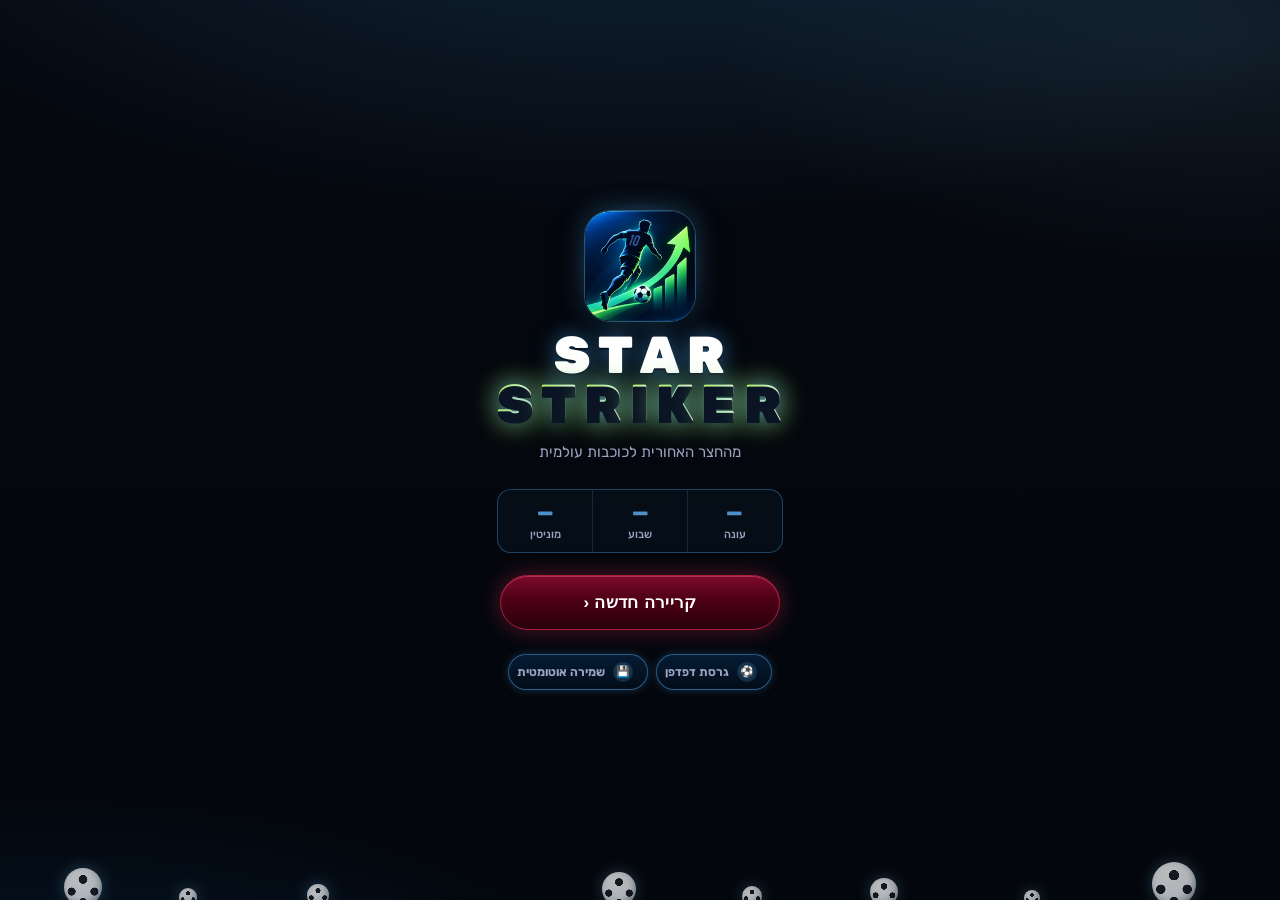
<file: index.html>
<!DOCTYPE html>
<html lang="he" dir="rtl">
<head>
<meta charset="UTF-8">
<meta name="viewport" content="width=device-width, initial-scale=1.0, maximum-scale=1.0, user-scalable=no, viewport-fit=cover">
<title>Star Striker — קריירת כדורגל</title>

<link rel="manifest" href="manifest.json">
<meta name="theme-color" content="#0b0f1a">
<link rel="icon" href="icons/icon-192.png">
<link rel="apple-touch-icon" href="icons/icon-180.png">
<meta name="mobile-web-app-capable" content="yes">
<meta name="apple-mobile-web-app-capable" content="yes">
<meta name="apple-mobile-web-app-status-bar-style" content="black-translucent">
<meta name="apple-mobile-web-app-title" content="Star Striker">

<link rel="preconnect" href="https://fonts.googleapis.com">
<link rel="preconnect" href="https://fonts.gstatic.com" crossorigin>
<link href="https://fonts.googleapis.com/css2?family=Oswald:wght@500;700&family=Rubik:wght@500;600;700;900&display=swap" rel="stylesheet">

<link rel="stylesheet" href="style.css">
</head>
<body>

<div id="app">

  <!-- ===== מסך פתיחה (proux) ===== -->
  <section id="screen-menu" class="screen active">
    <!-- ambient bouncing balls behind the content -->
    <div class="menu-balls" aria-hidden="true">
      <!-- the high bounces stay out at the edges; balls under the wordmark and
           buttons stay low so nothing bounces through the text -->
      <span class="mball" style="left:5%;  --size:38px; --h:56vh; --dur:3.1s; --delay:0s;   --drift:26px;  --spin:5.5s"></span>
      <span class="mball" style="left:24%; --size:22px; --h:26vh; --dur:2.3s; --delay:.7s;  --drift:-18px; --spin:4s"></span>
      <span class="mball" style="left:47%; --size:34px; --h:17vh; --dur:2.9s; --delay:1.4s; --drift:34px;  --spin:7s"></span>
      <span class="mball" style="left:68%; --size:28px; --h:23vh; --dur:2.7s; --delay:.3s;  --drift:-24px; --spin:4.6s"></span>
      <span class="mball" style="left:90%; --size:44px; --h:60vh; --dur:3.4s; --delay:2s;   --drift:20px;  --spin:6.2s"></span>
      <span class="mball" style="left:14%; --size:18px; --h:38vh; --dur:2.1s; --delay:1.8s; --drift:-14px; --spin:3.4s"></span>
      <span class="mball" style="left:58%; --size:20px; --h:14vh; --dur:2.5s; --delay:2.6s; --drift:16px;  --spin:3.8s"></span>
      <span class="mball" style="left:80%; --size:16px; --h:34vh; --dur:1.9s; --delay:1.1s; --drift:-12px; --spin:3.1s"></span>
    </div>
    <div class="menu-content">
      <div class="menu-badge">
        <div class="menu-badge-glow"></div>
        <img class="menu-logo" src="icons/icon-192.png" width="192" height="192"
             alt="Star Striker" decoding="async">
      </div>
      <h1 class="game-title">
        <span class="title-row">
          <span>S</span><span>T</span><span>A</span><span>R</span>
        </span>
        <span class="title-row accent">
          <span>S</span><span>T</span><span>R</span><span>I</span><span>K</span><span>E</span><span>R</span>
        </span>
      </h1>
      <p class="game-subtitle">מהחצר האחורית לכוכבות עולמית</p>

      <div id="menu-club-badge" class="menu-club-badge" hidden></div>
      <div id="menu-club-name" class="menu-club-name" hidden></div>

      <div class="px-stats menu-stats" id="menu-stats">
        <div class="px-stat"><div class="px-stat__num" id="menu-stat-season">—</div><div class="px-stat__label">עונה</div></div>
        <div class="px-stat"><div class="px-stat__num" id="menu-stat-week">—</div><div class="px-stat__label">שבוע</div></div>
        <div class="px-stat"><div class="px-stat__num" id="menu-stat-rep">—</div><div class="px-stat__label">מוניטין</div></div>
      </div>

      <div class="menu-buttons">
        <button id="btn-new-game" class="btn btn-primary btn-lg">קריירה חדשה <span aria-hidden="true">‹</span></button>
        <button id="btn-continue" class="btn btn-secondary btn-lg" style="display:none;"><span aria-hidden="true">»</span> המשך קריירה <span aria-hidden="true">«</span></button>
      </div>

      <div class="px-chips menu-chips">
        <span class="px-chip"><span class="px-chip__icon">⚽</span>גרסת דפדפן</span>
        <span class="px-chip"><span class="px-chip__icon">💾</span>שמירה אוטומטית</span>
      </div>
    </div>
  </section>

  <!-- ===== יצירת שחקן ===== -->
  <section id="screen-create" class="screen">
    <div class="panel create-panel">
      <h2>בניית השחקן שלך</h2>

      <label class="field-label">שם השחקן</label>
      <input id="input-name" type="text" maxlength="16" placeholder="לדוגמה: דני כהן" class="text-input">

      <label class="field-label">עמדה</label>
      <div id="position-picker" class="chip-row">
        <button class="chip" data-pos="FWD">חלוץ</button>
        <button class="chip" data-pos="MID">קשר</button>
        <button class="chip" data-pos="DEF">מגן</button>
        <button class="chip" data-pos="GK">שוער</button>
      </div>

      <label class="field-label">מראה</label>
      <div id="create-look"></div>

      <label class="field-label">ליגה</label>
      <div id="league-picker" class="chip-row league-picker"></div>

      <label class="field-label">מועדון ראשון</label>
      <div id="club-picker" class="club-grid"></div>

      <button id="btn-start-career" class="btn btn-primary btn-lg" disabled>התחל קריירה</button>
    </div>
  </section>

  <!-- ===== דשבורד קריירה ===== -->
  <section id="screen-dashboard" class="screen">
    <header class="topbar">
      <div class="topbar-player">
        <div id="hud-crest" class="hud-crest" title="המועדון שלך"></div>
        <div id="hud-avatar" class="avatar" data-goto="screen-look" role="button" tabindex="0" title="ערוך מראה" aria-label="ערוך מראה"></div>
        <div>
          <div id="hud-name" class="hud-name">—</div>
          <div id="hud-club" class="hud-club">—</div>
        </div>
        <button id="btn-hub" class="topbar-icon-btn" title="תפריט" aria-label="תפריט">
          <svg viewBox="0 0 24 24" fill="none" stroke="currentColor" stroke-width="2"><path d="M4 7h16M4 12h16M4 17h16"/></svg>
        </button>
      </div>
      <div class="topbar-stats">
        <div class="hud-pill"><svg viewBox="0 0 24 24" fill="none" stroke="currentColor" stroke-width="2"><path d="M8 2v4M16 2v4M3 9h18M5 5h14a2 2 0 0 1 2 2v12a2 2 0 0 1-2 2H5a2 2 0 0 1-2-2V7a2 2 0 0 1 2-2z"/></svg><span id="hud-age">18</span></div>
        <div class="hud-pill"><svg viewBox="0 0 24 24" fill="currentColor"><path d="M12 2l2.9 6.9 7.1.6-5.4 4.6 1.7 7-6.3-4-6.3 4 1.7-7L2 9.5l7.1-.6z"/></svg><span id="hud-rep">0</span></div>
        <button class="hud-pill hud-pill-btn" data-goto="screen-shop" title="כסף — לקנייה של נעליים, משקאות ולייף סטייל. לחץ כדי לפתוח את החנות">
          <svg viewBox="0 0 24 24" fill="none" stroke="currentColor" stroke-width="2"><circle cx="12" cy="12" r="9"/><path d="M9.5 15.5c.5 1 1.5 1.5 2.5 1.5s2-.5 2.5-1.5M9 9.5c0-1 1-2 3-2s3 1 3 2-1.2 1.6-2 2.2"/></svg><span id="hud-money">0</span>₪
        </button>
        <button class="hud-pill sb-pill hud-pill-btn" data-goto="screen-skills" title="סטארבקס — מטבע שמרוויחים מציונים במשחק ומשדרגים איתו יכולות. לחץ כדי לפתוח את מסך הכישורים">
          <svg viewBox="0 0 24 24" fill="currentColor"><path d="M12 2l2.9 6.9 7.1.6-5.4 4.6 1.7 7-6.3-4-6.3 4 1.7-7L2 9.5l7.1-.6z"/></svg><span id="hud-starbucks">0</span>
        </button>
        <div class="hud-pill energy-pill"><svg viewBox="0 0 24 24" fill="currentColor"><path d="M13 2 4 14h6l-1 8 9-12h-6z"/></svg><span id="hud-energy-text">100</span>%</div>
      </div>
    </header>

    <main class="dash-grid">
      <div class="card card-week">
        <!-- your club's badge, large and faint, behind the week you are playing -->
        <div id="week-crest-watermark" class="crest-watermark" aria-hidden="true"></div>
        <h3>שבוע <span id="hud-week">1</span> — עונה <span id="hud-season">1</span></h3>
        <p id="next-fixture" class="next-fixture">טוען משחק הבא...</p>
        <div class="workrate-row">
          <span class="workrate-label">קצב עבודה:</span>
          <div id="workrate-picker" class="workrate-picker"></div>
        </div>
        <div class="action-row">
          <button id="btn-train" class="btn btn-secondary btn-action icon-action">
            <svg viewBox="0 0 24 24" fill="none" stroke="currentColor" stroke-width="2"><path d="M6.5 6.5 3 3M17.5 17.5 21 21M6.5 17.5 3 21M17.5 6.5 21 3M9 9l6 6M14 4l6 6-4 4-6-6z"/></svg>
            אימון
          </button>
          <button id="btn-rest" class="btn btn-secondary btn-action icon-action">
            <svg viewBox="0 0 24 24" fill="none" stroke="currentColor" stroke-width="2"><path d="M3 12h2v6h14v-6h2M5 12V8a2 2 0 0 1 2-2h3v4M5 12h16"/></svg>
            מנוחה
          </button>
          <button id="btn-play-match" class="btn btn-primary btn-action icon-action play-action">
            <svg viewBox="0 0 24 24" fill="currentColor"><circle cx="12" cy="12" r="9" fill="none" stroke="#04231a" stroke-width="2"/><path d="M10 8l6 4-6 4z"/></svg>
            שחק משחק
          </button>
        </div>
      </div>

      <div class="card card-stats">
        <h3>דירוג כוכב <span id="star-rating-value" class="star-rating-value"></span></h3>
        <div id="star-rating-row" class="star-rating-row"></div>
        <div id="stats-bars" class="stats-bars"></div>
      </div>

      <div class="dash-tabs">
        <button class="dash-tab active" data-tab="table">טבלה</button>
        <button class="dash-tab" data-tab="news">עדכונים</button>
      </div>

      <div class="card card-table panel-active" data-panel="table">
        <h3 id="league-table-title">טבלת הליגה</h3>
        <div id="league-table" class="league-table"></div>
      </div>

      <div class="card card-news" data-panel="news">
        <h3>עדכונים</h3>
        <div id="news-feed" class="news-feed"></div>
      </div>
    </main>

    <!-- always-visible shortcuts: the shop used to be buried behind the
         hamburger, so nobody found where the money was spent -->
    <nav class="dash-nav">
      <button class="dash-nav-btn" data-goto="screen-shop">
        <span class="dash-nav-icon">👟</span><span class="dash-nav-label">חנות</span>
      </button>
      <button class="dash-nav-btn" data-goto="screen-skills">
        <span class="dash-nav-icon">💫</span><span class="dash-nav-label">כישורים</span>
      </button>
      <button class="dash-nav-btn" data-goto="screen-lifestyle">
        <span class="dash-nav-icon">🏠</span><span class="dash-nav-label">לייף סטייל</span>
      </button>
      <button class="dash-nav-btn" data-goto="screen-sponsors">
        <span class="dash-nav-icon">💼</span><span class="dash-nav-label">חסויות</span>
      </button>
      <button class="dash-nav-btn" data-goto="screen-hub">
        <span class="dash-nav-icon">☰</span><span class="dash-nav-label">עוד</span>
      </button>
    </nav>
  </section>


  <!-- ===== תפריט ראשי (hub) ===== -->
  <section id="screen-hub" class="screen">
    <header class="sub-header">
      <button class="topbar-icon-btn back-btn" data-back title="חזרה" aria-label="חזרה">
        <svg viewBox="0 0 24 24" fill="none" stroke="currentColor" stroke-width="2"><path d="M15 18l-6-6 6-6"/></svg>
      </button>
      <h2>הקריירה שלי</h2>
      <div class="sub-wallet"><span id="hub-money">0</span>₪ • <span id="hub-sb">0</span>💫</div>
    </header>
    <div class="hub-grid">
      <button class="hub-tile" data-goto="screen-skills">
        <span class="hub-icon">💫</span><span class="hub-name">כישורים</span>
        <span class="hub-sub">שדרג יכולות עם סטארבקס</span>
      </button>
      <button class="hub-tile" data-goto="screen-look">
        <span class="hub-icon">🎨</span><span class="hub-name">מראה</span>
        <span class="hub-sub">שיער, עור, נעליים ואביזרים</span>
      </button>
      <button class="hub-tile" data-goto="screen-shop">
        <span class="hub-icon">👟</span><span class="hub-name">חנות</span>
        <span class="hub-sub">נעליים ומשקאות אנרגיה</span>
      </button>
      <button class="hub-tile" data-goto="screen-sponsors">
        <span class="hub-icon">💼</span><span class="hub-name">חסויות</span>
        <span class="hub-sub">חוזי חסות והכנסה שבועית</span>
      </button>
      <button class="hub-tile" data-goto="screen-lifestyle">
        <span class="hub-icon">🏠</span><span class="hub-name">לייף סטייל</span>
        <span class="hub-sub">רכב, בית, מטוס ועוד</span>
      </button>
      <button class="hub-tile" data-goto="screen-casino">
        <span class="hub-icon">🎰</span><span class="hub-name">קזינו</span>
        <span class="hub-sub">סלוטס, רולטה, בלאקג'ק</span>
      </button>
      <button class="hub-tile" data-goto="screen-career-stats">
        <span class="hub-icon">📊</span><span class="hub-name">סטטיסטיקות</span>
        <span class="hub-sub">שערים, ציונים, קשרים</span>
      </button>
    </div>
  </section>

  <!-- ===== כישורים ===== -->
  <section id="screen-skills" class="screen">
    <header class="sub-header">
      <button class="topbar-icon-btn back-btn" data-back title="חזרה" aria-label="חזרה">
        <svg viewBox="0 0 24 24" fill="none" stroke="currentColor" stroke-width="2"><path d="M15 18l-6-6 6-6"/></svg>
      </button>
      <h2>כישורים</h2>
      <div class="sub-wallet"><span id="skills-sb">0</span>💫</div>
    </header>
    <p class="sub-note">סטארבקס מרוויחים מציונים טובים במשחקים. ככל שיכולת גבוהה יותר, השדרוג הבא יקר יותר.</p>
    <div id="skills-list" class="skills-list"></div>
  </section>

  <!-- ===== מראה ===== -->
  <section id="screen-look" class="screen">
    <header class="sub-header">
      <button class="topbar-icon-btn back-btn" data-back title="חזרה" aria-label="חזרה">
        <svg viewBox="0 0 24 24" fill="none" stroke="currentColor" stroke-width="2"><path d="M15 18l-6-6 6-6"/></svg>
      </button>
      <h2>מראה</h2>
      <div class="sub-wallet"><span id="look-money">0</span>₪</div>
    </header>
    <div class="look-body">
      <div id="look-editor"></div>
      <div class="field-label">האביזרים שלי</div>
      <div id="look-accessories" class="look-accessories"></div>
      <button id="btn-look-shop" class="btn btn-secondary btn-lg">🛒 לחנות האביזרים</button>
    </div>
  </section>

  <!-- ===== חנות ===== -->
  <section id="screen-shop" class="screen">
    <header class="sub-header">
      <button class="topbar-icon-btn back-btn" data-back title="חזרה" aria-label="חזרה">
        <svg viewBox="0 0 24 24" fill="none" stroke="currentColor" stroke-width="2"><path d="M15 18l-6-6 6-6"/></svg>
      </button>
      <h2>חנות</h2>
      <div class="sub-wallet"><span id="shop-money">0</span>₪</div>
    </header>
    <div class="sub-tabs">
      <button class="sub-tab active" data-shoptab="boots">👟 נעליים</button>
      <button class="sub-tab" data-shoptab="nrg">⚡ אנרגיה</button>
      <button class="sub-tab" data-shoptab="acc">🎨 אביזרים</button>
    </div>
    <div id="shop-body" class="shop-body"></div>
  </section>

  <!-- ===== חסויות ===== -->
  <section id="screen-sponsors" class="screen">
    <header class="sub-header">
      <button class="topbar-icon-btn back-btn" data-back title="חזרה" aria-label="חזרה">
        <svg viewBox="0 0 24 24" fill="none" stroke="currentColor" stroke-width="2"><path d="M15 18l-6-6 6-6"/></svg>
      </button>
      <h2>חסויות</h2>
      <div class="sub-wallet">+<span id="sponsor-income">0</span>₪/שבוע</div>
    </header>
    <p class="sub-note">חוזי חסות נפתחים לפי המוניטין שלך ומשלמים כל שבוע, לנצח.</p>
    <div id="sponsors-list" class="sponsors-list"></div>
  </section>

  <!-- ===== קזינו ===== -->
  <section id="screen-casino" class="screen">
    <header class="sub-header">
      <button class="topbar-icon-btn back-btn" data-back title="חזרה" aria-label="חזרה">
        <svg viewBox="0 0 24 24" fill="none" stroke="currentColor" stroke-width="2"><path d="M15 18l-6-6 6-6"/></svg>
      </button>
      <h2>קזינו</h2>
      <div class="sub-wallet"><span id="casino-money">0</span>₪</div>
    </header>
    <div class="sub-tabs">
      <button class="sub-tab active" data-casinotab="slots">🎰 סלוטס</button>
      <button class="sub-tab" data-casinotab="roulette">🔴 רולטה</button>
      <button class="sub-tab" data-casinotab="blackjack">🃏 בלאקג'ק</button>
    </div>
    <div class="stake-row">
      <span class="workrate-label">הימור:</span>
      <div id="stake-picker" class="workrate-picker"></div>
    </div>
    <div id="casino-body" class="casino-body"></div>
    <div id="casino-result" class="casino-result"></div>
  </section>

  <!-- ===== סטטיסטיקות קריירה ===== -->
  <section id="screen-career-stats" class="screen">
    <header class="sub-header">
      <button class="topbar-icon-btn back-btn" data-back title="חזרה" aria-label="חזרה">
        <svg viewBox="0 0 24 24" fill="none" stroke="currentColor" stroke-width="2"><path d="M15 18l-6-6 6-6"/></svg>
      </button>
      <h2>סטטיסטיקות קריירה</h2>
    </header>
    <div id="career-stats-body" class="career-stats-body"></div>
  </section>

  <!-- ===== לייף סטייל ===== -->
  <section id="screen-lifestyle" class="screen">
    <header class="lifestyle-header">
      <button id="btn-lifestyle-back" class="topbar-icon-btn" title="חזרה" aria-label="חזרה">
        <svg viewBox="0 0 24 24" fill="none" stroke="currentColor" stroke-width="2"><path d="M15 18l-6-6 6-6"/></svg>
      </button>
      <h2>לייף סטייל</h2>
      <div class="lifestyle-money">
        <svg viewBox="0 0 24 24" fill="none" stroke="currentColor" stroke-width="2"><circle cx="12" cy="12" r="9"/><path d="M9.5 15.5c.5 1 1.5 1.5 2.5 1.5s2-.5 2.5-1.5M9 9.5c0-1 1-2 3-2s3 1 3 2-1.2 1.6-2 2.2"/></svg>
        <span id="lifestyle-money">0</span>₪
      </div>
    </header>
    <div id="lifestyle-upkeep-banner" class="lifestyle-upkeep-banner"></div>
    <div id="lifestyle-categories" class="lifestyle-categories"></div>
  </section>

  <!-- ===== מסך אימון ===== -->
  <section id="screen-training" class="screen">
    <div class="panel training-panel">
      <h2 id="training-title">אימון</h2>
      <div id="training-stat-picker" class="chip-row" style="justify-content:center; margin-bottom:16px;"></div>
      <p id="training-desc" class="training-desc">לחץ בדיוק כשהמחוג נמצא באזור הירוק!</p>
      <div class="timing-wrap">
        <div id="timing-track" class="timing-track">
          <div id="timing-zone" class="timing-zone"></div>
          <div id="timing-marker" class="timing-marker"></div>
        </div>
      </div>
      <button id="btn-timing-hit" class="btn btn-primary btn-lg">בצע!</button>
      <div id="training-result" class="training-result"></div>
    </div>
  </section>

  <!-- ===== מסך משחק ===== -->
  <section id="screen-match" class="screen">
    <div class="match-header">
      <div class="score-box">
        <span class="score-side"><span id="match-home-crest" class="match-crest"></span><span id="match-home-name">בית</span></span>
        <span id="match-score">0 - 0</span>
        <span class="score-side"><span id="match-away-name">חוץ</span><span id="match-away-crest" class="match-crest"></span></span>
      </div>
      <div class="match-clock"><span id="match-minute">0</span>'</div>
    </div>
    <div id="match-log" class="match-log"></div>
    <div id="goal-toast" class="goal-toast hidden">GOAL!</div>

    <!-- key moments cut to the situation on the pitch (js/situation.js) -->
    <div id="situation" class="situation hidden">
      <canvas id="situation-canvas"></canvas>
    </div>

    <div id="minigame-overlay" class="minigame-overlay on-pitch hidden">
      <div class="minigame-box">
        <h3 id="minigame-title">רגע מכריע!</h3>

        <div id="timing-mode" class="hidden">
          <div class="timing-wrap">
            <div id="match-timing-track" class="timing-track">
              <div id="match-timing-zone" class="timing-zone"></div>
              <div id="match-timing-marker" class="timing-marker"></div>
            </div>
          </div>
          <button id="btn-match-timing-hit" class="btn btn-primary btn-lg">עכשיו!</button>
        </div>

        <div id="aim-mode" class="hidden">
          <canvas id="aim-canvas" width="320" height="220"></canvas>
          <p id="aim-hint" class="aim-hint">גע ברשת כדי לבחור כיוון</p>
        </div>

        <div id="corner-mode" class="hidden">
          <canvas id="corner-canvas" width="320" height="200"></canvas>
          <p id="corner-hint" class="aim-hint">גע במקום שאליו תרצה לשלוח את הכדור</p>
        </div>

        <div id="dribble-mode" class="hidden">
          <canvas id="dribble-canvas" width="320" height="260"></canvas>
          <p id="dribble-hint" class="aim-hint">החלק אצבע שמאלה או ימינה כדי לעבור את המגן</p>
        </div>
      </div>
    </div>

    <div id="match-end-overlay" class="minigame-overlay hidden">
      <div class="minigame-box">
        <h3>המשחק הסתיים</h3>
        <p id="match-end-summary"></p>
        <button id="btn-match-continue" class="btn btn-primary btn-lg">המשך</button>
      </div>
    </div>
  </section>

  <!-- ===== חלון העברות / חוזה ===== -->
  <section id="screen-transfer" class="screen">
    <div class="panel px-reveal-panel">
      <h2 id="transfer-title">חלון העברות</h2>
      <div class="transfer-current">
        <div id="transfer-current-crest" class="club-crest"></div>
        <div class="transfer-current-text">
          <div class="transfer-current-label">המועדון שלך כעת</div>
          <div id="transfer-current-name" class="transfer-current-name">—</div>
        </div>
      </div>
      <p id="transfer-desc" class="training-desc"></p>
      <div id="transfer-reveal" class="transfer-reveal">
        <p class="transfer-reveal-text">נמצאו מועמדים! פותחים את הקלפים</p>
        <button id="btn-reveal-offers" class="btn btn-primary btn-lg">מגרילים...</button>
      </div>
      <div id="transfer-offers" class="club-grid"></div>
      <button id="btn-skip-transfer" class="btn btn-secondary btn-lg hidden">הישאר במועדון הנוכחי</button>
    </div>
  </section>

  <!-- ===== התמקחות על חוזה ===== -->
  <section id="screen-negotiate" class="screen">
    <div class="panel negotiate-panel">
      <!-- the move shown as a move: the badge you are leaving, the badge you
           would be joining, and an arrow pointing the way reading travels -->
      <div class="transfer-move">
        <div class="transfer-move-side">
          <div id="negotiate-crest" class="club-crest negotiate-crest">?</div>
          <div id="negotiate-crest-label" class="transfer-move-label">אליו</div>
        </div>
        <div class="transfer-move-arrow" aria-hidden="true">‹</div>
        <div class="transfer-move-side transfer-move-from">
          <div id="negotiate-from-crest" class="club-crest"></div>
          <div id="negotiate-from-label" class="transfer-move-label">המועדון שלך</div>
        </div>
      </div>
      <h2 id="negotiate-club-name">מועדון</h2>
      <p id="negotiate-club-rating" class="training-desc"></p>

      <div class="wage-offer-box">
        <div class="wage-offer-label">הצעת שכר שבועית</div>
        <div id="negotiate-wage" class="wage-offer-value">0₪</div>
      </div>

      <p id="negotiate-status" class="negotiate-status"></p>

      <div class="event-choices">
        <button id="btn-sign-contract" class="btn btn-primary btn-lg">✍️ לחתום על החוזה</button>
        <button id="btn-negotiate-wage" class="btn btn-secondary btn-lg">💬 להתמקח על שכר גבוה יותר</button>
        <button id="btn-decline-offer" class="btn btn-secondary btn-lg">לדחות ולחזור להצעות</button>
      </div>
    </div>
  </section>

  <!-- ===== אירוע חיים / החלטה ===== -->
  <section id="screen-event" class="screen">
    <div class="panel event-panel">
      <div id="event-icon" class="event-icon">🎉</div>
      <h2 id="event-title">החלטה</h2>
      <p id="event-desc" class="training-desc"></p>
      <div class="event-choices">
        <button id="btn-event-a" class="btn btn-primary btn-lg event-choice-btn">
          <span id="event-a-label">אפשרות א׳</span>
          <span id="event-a-hint" class="event-hint"></span>
        </button>
        <button id="btn-event-b" class="btn btn-secondary btn-lg event-choice-btn">
          <span id="event-b-label">אפשרות ב׳</span>
          <span id="event-b-hint" class="event-hint"></span>
        </button>
      </div>
    </div>
  </section>

</div>

<script src="js/data.js"></script>
<script src="js/crest.js"></script>
<script src="js/engine.js"></script>
<script src="js/comic.js"></script>
<script src="js/pitch.js"></script>
<script src="js/situation.js"></script>
<script src="js/aim.js"></script>
<script src="js/dribble.js"></script>
<script src="js/corner.js"></script>
<script src="js/casino.js"></script>
<script src="js/career.js"></script>
<script src="js/match.js"></script>
<script src="js/look.js"></script>
<script src="js/ui.js"></script>
<script src="js/main.js"></script>
</body>
</html>
</file>
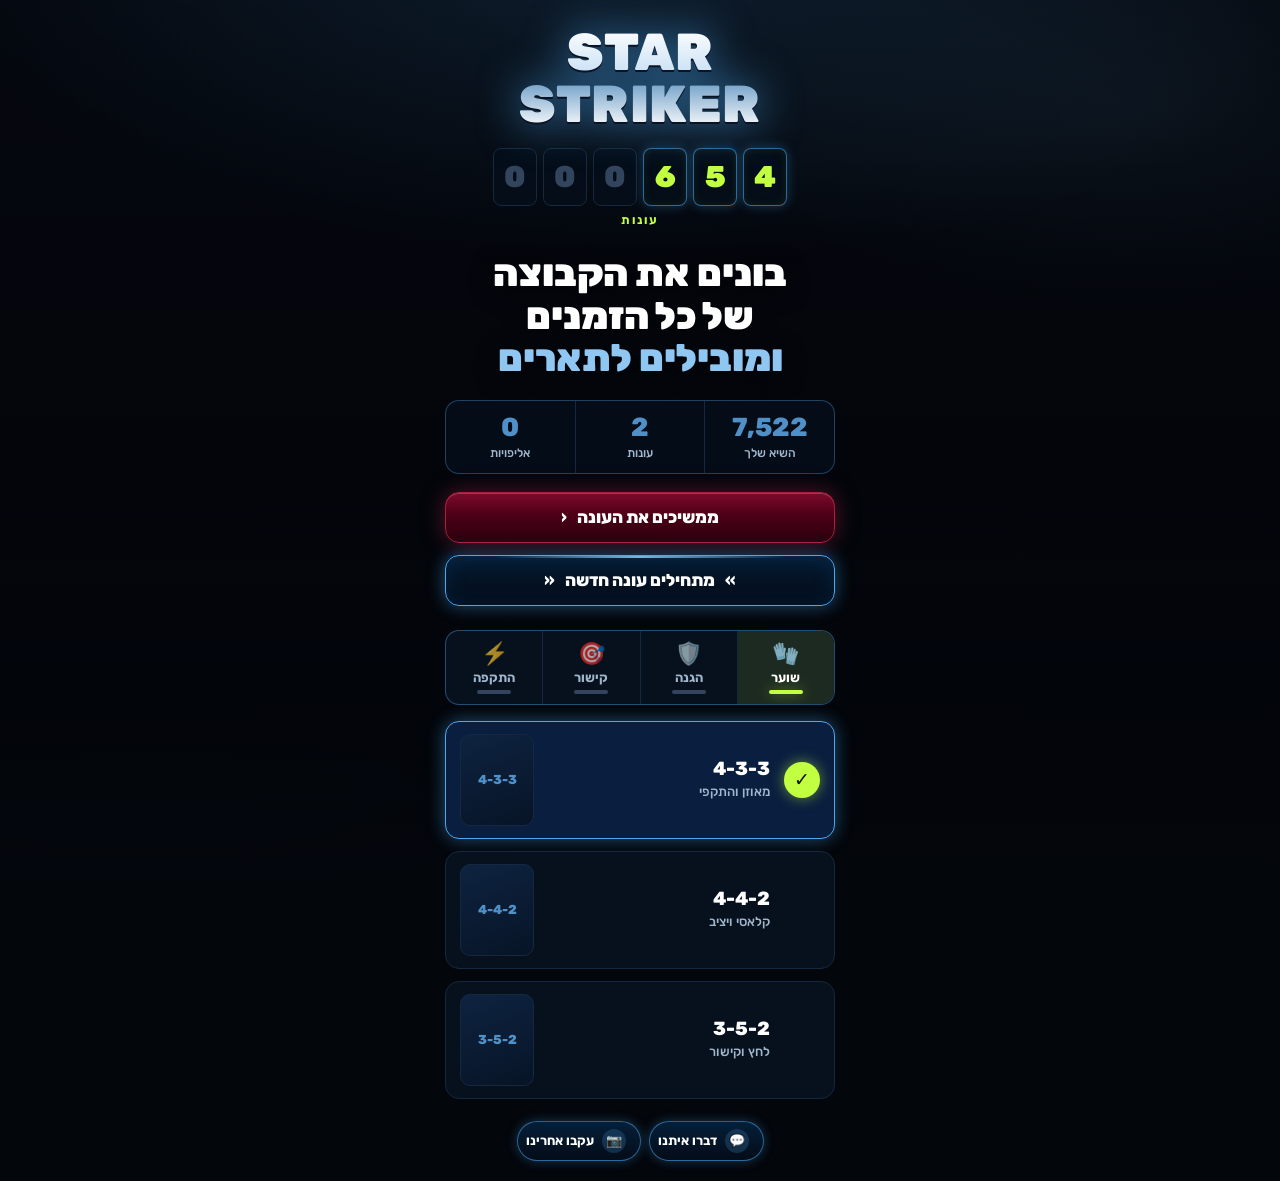
<file: .claude/skills/proux/assets/demo.html>
<!doctype html>
<html lang="he" dir="rtl">
<head>
<meta charset="utf-8">
<meta name="viewport" content="width=device-width,initial-scale=1">
<title>proux demo</title>
<link href="https://fonts.googleapis.com/css2?family=Rubik:wght@500;700;800;900&display=swap" rel="stylesheet">
<style>
:root{
  --px-bg:#03060b; --px-bg-2:#07111d; --px-panel:#0a1424; --px-panel-sel:#0a1e3f;
  --px-line:#16283f; --px-rim:#4aa8f0; --px-rim-hot:#7cc8f8; --px-blue:#0b4f90;
  --px-info:#5090c8; --px-lime:#c2ff40;
  --px-red-hi:#7d0a2b; --px-red-lo:#2a000d; --px-red-rim:#a8203f;
  --px-text:#fff; --px-text-dim:#9fb6cc;
  --px-r-sm:10px; --px-r:14px; --px-r-lg:20px; --px-r-pill:999px;
  --px-glow-blue:0 0 18px rgba(74,168,240,.45);
  --px-glow-red:0 0 22px rgba(168,32,63,.50);
  --px-glow-lime:0 0 14px rgba(194,255,64,.50);
}
*{box-sizing:border-box}
body{margin:0;background:var(--px-bg);color:var(--px-text);font-family:'Rubik',system-ui,sans-serif;-webkit-font-smoothing:antialiased}
.px-shell{position:relative;min-height:100dvh;isolation:isolate;padding:20px;max-width:430px;margin:0 auto}
.px-shell::before{content:"";position:fixed;inset:0;z-index:-2;
  background:
    radial-gradient(90% 55% at 50% -5%, rgba(74,168,240,.22), transparent 62%),
    radial-gradient(70% 45% at 12% 108%, rgba(11,79,144,.30), transparent 60%),
    radial-gradient(60% 40% at 88% 12%, rgba(124,200,248,.10), transparent 55%),
    linear-gradient(180deg,#05080f,#020409);}
.px-shell::after{content:"";position:fixed;inset:0;z-index:-1;
  background:linear-gradient(180deg, rgba(3,6,11,.35) 0%, rgba(3,6,11,.55) 60%, var(--px-bg) 100%);}
.px-bokeh{position:fixed;inset:0;z-index:-1;overflow:hidden;pointer-events:none}
.px-bokeh i{position:absolute;bottom:-80px;width:var(--s,26px);height:var(--s,26px);border-radius:50%;
  background:radial-gradient(circle at 35% 35%, rgba(124,200,248,.55), rgba(74,168,240,.14) 70%, transparent);
  animation:px-rise var(--d,14s) linear infinite;animation-delay:var(--delay,0s)}
@keyframes px-rise{0%{transform:translateY(0) scale(.9);opacity:0}12%{opacity:.7}88%{opacity:.5}100%{transform:translateY(-115dvh) scale(1.1);opacity:0}}

.px-wordmark{font:900 clamp(34px,9vw,52px)/1 'Rubik',sans-serif;letter-spacing:.5px;text-align:center;margin:6px 0 18px;
  background:linear-gradient(180deg,#fff 0%,#cfe4f7 42%,#7fa9cd 58%,#fff 100%);
  -webkit-background-clip:text;background-clip:text;color:transparent;
  filter:drop-shadow(0 2px 0 #0a1424) drop-shadow(0 0 22px rgba(74,168,240,.65))}

.px-digits{display:flex;gap:6px;justify-content:center;margin-bottom:8px;direction:ltr}
.px-digit{width:44px;height:58px;border-radius:8px;display:grid;place-items:center;background:rgba(5,14,26,.9);
  border:1px solid var(--px-line);font:900 30px/1 'Rubik',sans-serif;color:#33455c}
.px-digit--on{color:var(--px-lime);border-color:rgba(74,168,240,.6);
  box-shadow:0 0 12px rgba(74,168,240,.3), inset 0 0 10px rgba(194,255,64,.08)}
.px-caption{text-align:center;color:var(--px-lime);font:700 12px/1 'Rubik';margin-bottom:26px;letter-spacing:2px}

.px-display{font:900 clamp(28px,8vw,38px)/1.12 'Rubik',sans-serif;text-align:center;margin:0 0 20px;text-shadow:0 4px 22px rgba(0,0,0,.6)}
.px-display em{font-style:normal;color:#8fc6f2}

.px-stats{display:flex;border:1px solid rgba(74,168,240,.35);border-radius:var(--px-r);background:rgba(7,17,29,.7);overflow:hidden;margin-bottom:18px}
.px-stat{flex:1;padding:14px 8px;text-align:center;border-inline-end:1px solid var(--px-line)}
.px-stat:last-child{border-inline-end:0}
.px-stat__num{font:800 26px/1 'Rubik';color:var(--px-info)}
.px-stat__label{font:500 12px/1 'Rubik';color:var(--px-text-dim);margin-top:6px}

.px-btn{display:flex;align-items:center;justify-content:center;gap:10px;width:100%;padding:16px 20px;border-radius:var(--px-r);
  font:800 17px/1 'Rubik',sans-serif;color:var(--px-text);cursor:pointer;border:1px solid transparent;margin-bottom:12px;
  transition:transform .18s cubic-bezier(.2,.8,.3,1),box-shadow .18s cubic-bezier(.2,.8,.3,1),filter .18s}
.px-btn:active{transform:scale(.985)}
.px-btn--primary{background:linear-gradient(180deg,var(--px-red-hi) 0%,#4d0017 45%,var(--px-red-lo) 100%);
  border-color:var(--px-red-rim);box-shadow:var(--px-glow-red), inset 0 1px 0 rgba(255,120,150,.35)}
.px-btn--ghost{background:linear-gradient(180deg,rgba(11,79,144,.30),rgba(5,17,33,.55));border-color:var(--px-rim);
  box-shadow:var(--px-glow-blue), inset 0 0 20px rgba(11,79,144,.25);position:relative;overflow:hidden}
.px-btn--ghost::before{content:"";position:absolute;inset-inline:12%;top:0;height:2px;
  background:linear-gradient(90deg,transparent,var(--px-rim-hot),transparent);opacity:.9}

.px-tabs{display:flex;background:var(--px-bg-2);border:1px solid rgba(74,168,240,.4);border-radius:var(--px-r);overflow:hidden;margin:24px 0 16px}
.px-tab{flex:1;padding:12px 6px 10px;display:flex;flex-direction:column;align-items:center;gap:6px;background:none;border:0;cursor:pointer;
  color:var(--px-text-dim);font:700 13px/1 'Rubik';border-inline-end:1px solid var(--px-line)}
.px-tab:last-child{border-inline-end:0}
.px-tab span.ico{font-size:22px;opacity:.65}
.px-tab[aria-selected="true"]{background:#1d2a21;color:var(--px-text)}
.px-tab[aria-selected="true"] span.ico{opacity:1}
.px-tab__mark{width:34px;height:4px;border-radius:3px;background:#33455c}
.px-tab[aria-selected="true"] .px-tab__mark{background:var(--px-lime);box-shadow:var(--px-glow-lime)}

.px-row{display:flex;align-items:center;gap:14px;padding:12px 14px;margin-bottom:12px;background:var(--px-bg-2);
  border:1px solid var(--px-line);border-radius:var(--px-r);cursor:pointer;transition:border-color .2s,background .2s,box-shadow .2s}
.px-row[aria-selected="true"]{background:var(--px-panel-sel);border-color:var(--px-rim);box-shadow:var(--px-glow-blue)}
.px-row__thumb{order:3;width:74px;height:92px;border-radius:10px;flex-shrink:0;
  background:linear-gradient(160deg,#0e2340,#071426);border:1px solid var(--px-line);
  display:grid;place-items:center;font:800 13px/1 'Rubik';color:var(--px-info)}
.px-row__body{order:2;flex:1;min-width:0;text-align:start}
.px-row__title{font:800 19px/1.2 'Rubik'}
.px-row__sub{font:500 13px/1.4 'Rubik';color:var(--px-text-dim);margin-top:3px}
.px-row__check{order:1;width:36px;height:36px;border-radius:50%;flex-shrink:0;display:grid;place-items:center;
  background:var(--px-lime);color:#0d1400;font-size:19px;font-weight:900;box-shadow:var(--px-glow-lime);
  opacity:0;transform:scale(.6);transition:opacity .2s,transform .2s cubic-bezier(.2,1.7,.4,1)}
.px-row[aria-selected="true"] .px-row__check{opacity:1;transform:scale(1)}

.px-chips{display:flex;gap:8px;justify-content:center;flex-wrap:wrap;margin-top:22px}
.px-chip{display:inline-flex;align-items:center;gap:8px;padding:7px 14px 7px 8px;border-radius:var(--px-r-pill);
  background:linear-gradient(180deg,rgba(11,79,144,.35),rgba(5,17,33,.6));border:1px solid rgba(74,168,240,.55);
  box-shadow:0 0 12px rgba(74,168,240,.3);font:700 13px/1 'Rubik';color:var(--px-text);text-decoration:none}
.px-chip__icon{width:24px;height:24px;border-radius:50%;display:grid;place-items:center;background:rgba(74,168,240,.2)}
</style>
</head>
<body>
<div class="px-bokeh" aria-hidden="true">
  <i style="left:8%;--s:22px;--d:16s;--delay:0s"></i>
  <i style="left:22%;--s:38px;--d:21s;--delay:3s"></i>
  <i style="left:41%;--s:16px;--d:13s;--delay:6s"></i>
  <i style="left:63%;--s:30px;--d:18s;--delay:1.5s"></i>
  <i style="left:79%;--s:20px;--d:24s;--delay:8s"></i>
  <i style="left:92%;--s:34px;--d:19s;--delay:4.5s"></i>
</div>

<div class="px-shell">
  <div class="px-wordmark">STAR STRIKER</div>

  <div class="px-digits">
    <div class="px-digit">0</div><div class="px-digit">0</div><div class="px-digit">0</div>
    <div class="px-digit px-digit--on">6</div><div class="px-digit px-digit--on">5</div><div class="px-digit px-digit--on">4</div>
  </div>
  <div class="px-caption">עונות</div>

  <h1 class="px-display">בונים את הקבוצה<br>של כל הזמנים<br><em>ומובילים לתארים</em></h1>

  <div class="px-stats">
    <div class="px-stat"><div class="px-stat__num">7,522</div><div class="px-stat__label">השיא שלך</div></div>
    <div class="px-stat"><div class="px-stat__num">2</div><div class="px-stat__label">עונות</div></div>
    <div class="px-stat"><div class="px-stat__num">0</div><div class="px-stat__label">אליפויות</div></div>
  </div>

  <button class="px-btn px-btn--primary">ממשיכים את העונה <span aria-hidden="true">‹</span></button>
  <button class="px-btn px-btn--ghost"><span aria-hidden="true">»</span> מתחילים עונה חדשה <span aria-hidden="true">«</span></button>

  <div class="px-tabs">
    <button class="px-tab" aria-selected="true"><span class="ico">🧤</span>שוער<span class="px-tab__mark"></span></button>
    <button class="px-tab"><span class="ico">🛡️</span>הגנה<span class="px-tab__mark"></span></button>
    <button class="px-tab"><span class="ico">🎯</span>קישור<span class="px-tab__mark"></span></button>
    <button class="px-tab"><span class="ico">⚡</span>התקפה<span class="px-tab__mark"></span></button>
  </div>

  <div class="px-row" aria-selected="true">
    <div class="px-row__thumb">4-3-3</div>
    <div class="px-row__body"><div class="px-row__title">4-3-3</div><div class="px-row__sub">מאוזן והתקפי</div></div>
    <div class="px-row__check">✓</div>
  </div>
  <div class="px-row">
    <div class="px-row__thumb">4-4-2</div>
    <div class="px-row__body"><div class="px-row__title">4-4-2</div><div class="px-row__sub">קלאסי ויציב</div></div>
    <div class="px-row__check">✓</div>
  </div>
  <div class="px-row">
    <div class="px-row__thumb">3-5-2</div>
    <div class="px-row__body"><div class="px-row__title">3-5-2</div><div class="px-row__sub">לחץ וקישור</div></div>
    <div class="px-row__check">✓</div>
  </div>

  <div class="px-chips">
    <a class="px-chip" href="#"><span class="px-chip__icon">💬</span>דברו איתנו</a>
    <a class="px-chip" href="#"><span class="px-chip__icon">📷</span>עקבו אחרינו</a>
  </div>
</div>
</body>
</html>
</file>
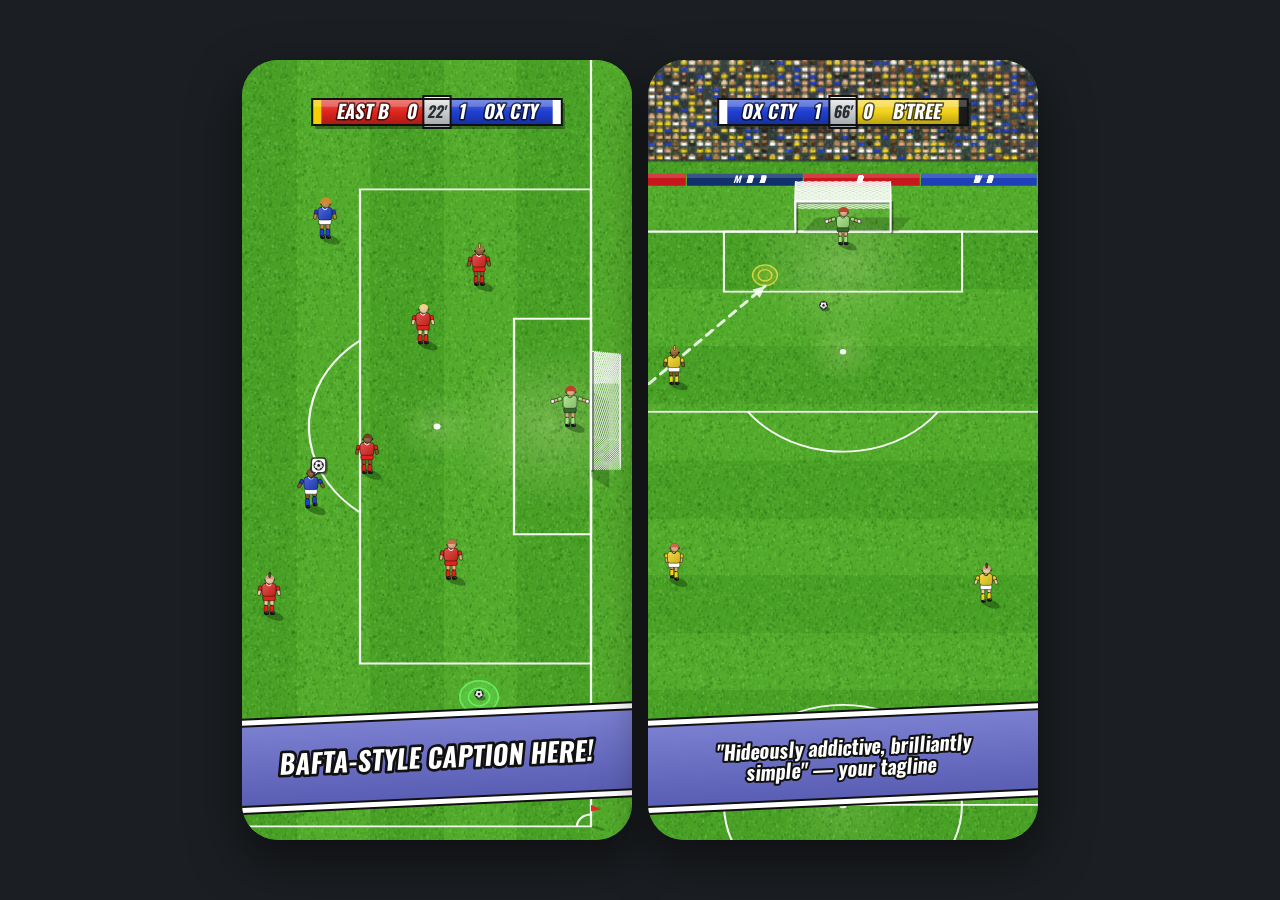
<file: .claude/skills/soccer-game/references/demo.html>
<!doctype html>
<html lang="en">
<head>
<meta charset="utf-8">
<meta name="viewport" content="width=device-width,initial-scale=1,viewport-fit=cover">
<title>Soccer Situations Demo</title>
<link href="https://fonts.googleapis.com/css2?family=Oswald:wght@500;700&display=swap" rel="stylesheet">
<style>
  html, body { margin: 0; height: 100%; background: #1b1e22; font-family: Oswald, sans-serif; }
  .wrap { display: flex; gap: 16px; justify-content: center; align-items: center; min-height: 100%; padding: 16px; box-sizing: border-box; flex-wrap: wrap; }
  canvas { width: min(390px, 92vw); height: min(780px, 184vw); border-radius: 36px; background: #3f931f; box-shadow: 0 20px 50px rgba(0,0,0,.5); }
</style>
</head>
<body>
<div class="wrap">
  <canvas id="a"></canvas>
  <canvas id="b"></canvas>
</div>
<script src="soccer-render-kit.js"></script>
<script>
const K = SoccerKit.KITS;
const EAST = { abbr: 'EAST B', score: 0, kit: K.red };
const OX   = { abbr: 'OX CTY', score: 1, kit: K.blue };

// Reference 1: attacking toward a goal on the RIGHT (rotation 90), controlled ball near the byline, teammate calling.
const cornerAttack = {
  type: 'cross', minute: 22, home: EAST, away: OX,
  camera: { x: 36, y: 11, zoom: 14, rotation: 90 },
  ball: { x: 57, y: 8, z: 0 },
  players: [
    { team: 'home', x: 34, y: 1.5, role: 'gk', pose: 'keeper' },
    { team: 'home', x: 22, y: 8, pose: 'idle' },
    { team: 'home', x: 27, y: 12, pose: 'idle' },
    { team: 'home', x: 38, y: 16, pose: 'idle' },
    { team: 'home', x: 47, y: 10, pose: 'idle' },
    { team: 'home', x: 50, y: 23, pose: 'idle' },
    { team: 'away', x: 18, y: 19, pose: 'idle', facing: 'right' },
    { team: 'away', x: 41, y: 20, pose: 'jog', call: true },
  ],
  markers: [{ type: 'control', at: [57, 8] }],
  caption: 'BAFTA-STYLE CAPTION HERE!',
};

// Reference 2: goal at TOP, camera behind the play, stands + ad boards visible, faint yellow aim target.
const goalView = {
  type: 'counter', minute: 66, home: OX, away: { abbr: "B'TREE", score: 0, kit: K.yellow },
  camera: { x: 34, y: 20, zoom: 13, rotation: 0 },
  ball: { x: 32.5, y: 7, z: 0 },
  players: [
    { team: 'away', x: 34, y: 1.2, role: 'gk', pose: 'keeper' },
    { team: 'away', x: 21, y: 14, pose: 'idle' },
    { team: 'away', x: 57, y: 17, pose: 'idle' },
    { team: 'away', x: 8, y: 33, pose: 'jog' },
    { team: 'away', x: 21, y: 32, pose: 'jog' },
    { team: 'away', x: 45, y: 34, pose: 'jog' },
    { team: 'away', x: 62, y: 32, pose: 'idle' },
    { team: 'home', x: 14, y: 19, pose: 'run', marker: true },
  ],
  markers: [{ type: 'target', at: [28, 4], r: 0.9 }, { type: 'pass', from: [14, 19], to: [28, 5] }],
  caption: '"Hideously addictive, brilliantly\nsimple" — your tagline',
};

const ra = SoccerKit.createRenderer(document.getElementById('a'));
const rb = SoccerKit.createRenderer(document.getElementById('b'));
const t0 = performance.now();
function frame(now) {
  const t = (now - t0) / 1000;
  ra.render(cornerAttack, t);
  rb.render(goalView, t);
  requestAnimationFrame(frame);
}
document.fonts.ready.then(() => requestAnimationFrame(frame));
</script>
</body>
</html>
</file>
<file: style.css>
:root{
  --bg-dark:#0b0f1a;
  --panel:#131a2b;
  --panel-2:#1a2338;
  --accent:#ffd23f;
  --accent-2:#00e0a8;
  --danger:#ff4d5e;
  --text:#eef2ff;
  --text-dim:#9aa4c2;
  --radius:16px;
  font-family:'Rubik','Segoe UI', Arial, sans-serif;
}

*{box-sizing:border-box;}
html,body{height:100%; margin:0; overflow:hidden; overscroll-behavior:none;}
body{
  background:var(--bg-dark);
  color:var(--text);
  overflow:hidden;
  position:fixed;
  inset:0;
}

/* App-shell: the page itself never scrolls — feels like a native app.
   Individual screens may scroll internally if their content can't fit
   (kept as a safety net; the dashboard is laid out to avoid needing it). */
#app{position:relative; height:100dvh; width:100%; overflow:hidden;}

.screen{
  display:none; position:absolute; inset:0; width:100%; height:100%;
  overflow-y:auto; -webkit-overflow-scrolling:touch;
  padding-top:env(safe-area-inset-top); padding-bottom:env(safe-area-inset-bottom);
}
.screen.active{display:flex; flex-direction:column; animation:fadeIn .35s ease;}
@keyframes fadeIn{from{opacity:0; transform:translateY(8px);} to{opacity:1; transform:translateY(0);}}

.btn{
  border:none; border-radius:999px; padding:14px 28px; font-size:16px; font-weight:700;
  cursor:pointer; transition:transform .15s ease, box-shadow .15s ease, filter .15s ease;
  color:var(--text); letter-spacing:.3px;
}
.btn:active{transform:scale(.96);}
.btn:disabled{opacity:.4; cursor:not-allowed;}
.btn-primary{background:linear-gradient(135deg,var(--accent-2),#00b386); color:#04231a; box-shadow:0 6px 20px rgba(0,217,163,.35);}
.btn-primary:hover:not(:disabled){filter:brightness(1.08); box-shadow:0 8px 26px rgba(0,217,163,.5);}
.btn-secondary{background:var(--panel-2); color:var(--text); border:1px solid #2a3552;}
.btn-secondary:hover{background:#232f4d;}
.btn-lg{width:100%; padding:16px; font-size:17px;}
.btn-action{flex:1;}

/* ===== Menu (proux design system) ===== */
#screen-menu{
  position:relative; overflow:hidden;
  --px-bg:#03060b; --px-bg-2:#07111d; --px-line:#16283f;
  --px-rim:#4aa8f0; --px-rim-hot:#7cc8f8; --px-info:#5090c8; --px-lime:#c2ff40;
  --px-red-hi:#7d0a2b; --px-red-lo:#2a000d; --px-red-rim:#a8203f;
  --px-glow-blue:0 0 18px rgba(74,168,240,.45);
  --px-glow-red:0 0 22px rgba(168,32,63,.50);
  --px-glow-lime:0 0 14px rgba(194,255,64,.50);
}
#screen-menu.active{display:flex; align-items:center; justify-content:center;}

/* Slow Ken-Burns push on the depth backdrop — the actual ambient "screen is
   alive" signature in the reference (a locker-room photo behind the UI
   drifting slowly), not floating particles. Oversized by 10% and on its own
   layer so the scale animation never reveals an edge. */
#screen-menu::before{
  content:""; position:absolute; inset:-10%; z-index:0; pointer-events:none;
  background:
    radial-gradient(90% 55% at 50% -5%,  rgba(74,168,240,.20), transparent 62%),
    radial-gradient(70% 45% at 12% 108%, rgba(11,79,144,.28), transparent 60%),
    radial-gradient(60% 40% at 88% 12%,  rgba(124,200,248,.10), transparent 55%),
    linear-gradient(180deg,#05080f,var(--px-bg));
  animation:px-kenburns 16s ease-in-out infinite alternate;
}
@keyframes px-kenburns{
  0%{transform:scale(1) translate(0,0);}
  100%{transform:scale(1.12) translate(-1.5%,-1%);}
}

/* Bouncing footballs across the backdrop. Each ball owns its size, bounce
   height, tempo and spin via inline custom properties so no two share a
   rhythm — a grid of identical bounces reads as a machine, not as play. */
.menu-balls{position:absolute; inset:0; overflow:hidden; pointer-events:none; z-index:1;}
.mball{
  position:absolute; bottom:-6px;
  width:var(--size,30px); height:var(--size,30px);
  opacity:.72;
  animation:
    mball-bounce var(--dur,3s) cubic-bezier(0,.55,.45,1) infinite alternate,
    mball-drift calc(var(--dur,3s) * 3.3) ease-in-out infinite alternate;
  animation-delay:var(--delay,0s);
}
.mball::before{
  content:""; display:block; width:100%; height:100%; border-radius:50%;
  /* a football drawn in gradients: centre pentagon, three shoulder patches.
     The patches stay small — oversized ones stop reading as a ball. */
  background:
    radial-gradient(circle at 50% 30%, #1a1f28 0 13%, transparent 14%),
    radial-gradient(circle at 20% 62%, #1a1f28 0 10%, transparent 11%),
    radial-gradient(circle at 80% 62%, #1a1f28 0 10%, transparent 11%),
    radial-gradient(circle at 50% 90%, #1a1f28 0 10%, transparent 11%),
    radial-gradient(circle at 36% 28%, #ffffff, #f2f7fc 55%, #b9cde0);
  box-shadow:0 0 16px rgba(124,200,248,.35), inset -2px -3px 7px rgba(0,0,0,.28);
  animation:mball-spin var(--spin,5s) linear infinite;
}
/* the squash sits in the bounce itself: flattened at the floor, stretched
   just after take-off, round at the top of the arc */
@keyframes mball-bounce{
  0%  {transform:translateY(0) scale(1.16,.84);}
  12% {transform:translateY(calc(var(--h,40vh) * -.16)) scale(.94,1.08);}
  100%{transform:translateY(calc(var(--h,40vh) * -1)) scale(1,1);}
}
@keyframes mball-drift{
  0%{margin-left:0;}
  100%{margin-left:var(--drift,20px);}
}
@keyframes mball-spin{to{transform:rotate(360deg);}}

.menu-content{position:relative; text-align:center; padding:40px 24px; z-index:2;}

.menu-badge{display:flex; align-items:center; justify-content:center; width:112px; height:112px; position:relative; margin:0 auto 10px;}
.menu-badge-glow{
  position:absolute; inset:-16px; border-radius:50%;
  background:radial-gradient(circle, rgba(74,168,240,.55), transparent 65%);
  animation:pulseGlow 2.2s ease-in-out infinite;
}
@keyframes pulseGlow{0%,100%{transform:scale(.85); opacity:.6;} 50%{transform:scale(1.15); opacity:1;}}
/* the app icon doubles as the opening logo. A square tile shouldn't bounce
   like the ball it replaced, so it breathes and drifts instead. */
.menu-logo{
  position:relative; width:112px; height:112px;
  border-radius:26px; border:1px solid rgba(124,200,248,.35);
  box-shadow:0 14px 34px rgba(0,0,0,.55), 0 0 26px rgba(74,168,240,.35);
  animation:logoFloat 4.2s ease-in-out infinite;
}
@keyframes logoFloat{
  0%,100%{transform:translateY(0) scale(1);}
  50%{transform:translateY(-7px) scale(1.03);}
}

.game-title{margin:0 0 10px; line-height:.92;}
/* the wordmark is Latin letters inside an RTL page — without this the flex
   row reverses them (STAR renders as RATS), the same trap as digit mirroring */
.title-row{display:flex; gap:.28em; justify-content:center; direction:ltr;}
.title-row span{
  font-weight:900; font-size:52px; letter-spacing:1px; color:#fff;
  text-shadow:0 2px 0 #0a1424, 0 0 22px rgba(74,168,240,.55);
  display:inline-block; animation:popLetter .7s cubic-bezier(.2,1.4,.4,1) both;
}
.title-row.accent span{
  background:linear-gradient(100deg,var(--px-lime),#f2ffd8 40%,var(--px-lime));
  background-size:220% 100%;
  -webkit-background-clip:text; background-clip:text; color:transparent;
  filter:drop-shadow(0 0 14px rgba(194,255,64,.45));
  animation:popLetter .7s cubic-bezier(.2,1.4,.4,1) both, shine 3.4s ease-in-out infinite 1s;
}
@keyframes popLetter{from{transform:translateY(26px) scale(.7); opacity:0;} to{transform:translateY(0) scale(1); opacity:1;}}
@keyframes shine{0%{background-position:120% 0;} 100%{background-position:-40% 0;}}
.title-row span:nth-child(1){animation-delay:.05s;}
.title-row span:nth-child(2){animation-delay:.15s;}
.title-row span:nth-child(3){animation-delay:.25s;}
.title-row span:nth-child(4){animation-delay:.35s;}
.title-row span:nth-child(5){animation-delay:.45s;}
.title-row span:nth-child(6){animation-delay:.55s;}
.title-row span:nth-child(7){animation-delay:.65s;}

.game-subtitle{color:var(--text-dim); margin-bottom:22px; font-size:15px; animation:fadeUp .8s ease .9s both;}
@keyframes fadeUp{from{opacity:0; transform:translateY(10px);} to{opacity:1; transform:translateY(0);}}

/* stat strip */
#screen-menu .px-stats{
  display:flex; max-width:320px; margin:0 auto 22px;
  border:1px solid rgba(74,168,240,.35); border-radius:14px;
  background:rgba(7,17,29,.7); overflow:hidden;
  animation:fadeUp .8s ease 1s both;
}
#screen-menu .px-stat{flex:1; padding:12px 6px; border-inline-end:1px solid var(--px-line);}
#screen-menu .px-stat:last-child{border-inline-end:0;}
#screen-menu .px-stat__num{font:800 22px/1 'Rubik',sans-serif; color:var(--px-info); direction:ltr;}
#screen-menu .px-stat__label{font:500 11px/1 'Rubik',sans-serif; color:var(--text-dim); margin-top:5px;}

.menu-buttons{display:flex; flex-direction:column; gap:12px; width:280px; margin:0 auto; animation:fadeUp .8s ease 1.1s both;}

/* the one crimson action */
.menu-buttons .btn-primary{
  position:relative;
  background:linear-gradient(180deg, var(--px-red-hi) 0%, #4d0017 45%, var(--px-red-lo) 100%);
  color:#fff;
  border:1px solid var(--px-red-rim);
  box-shadow:var(--px-glow-red), inset 0 1px 0 rgba(255,120,150,.35);
  animation:ringPulse 2.4s ease-in-out infinite;
}
.menu-buttons .btn-primary:hover:not(:disabled){filter:brightness(1.12); box-shadow:0 0 30px rgba(168,32,63,.65);}
@keyframes ringPulse{
  0%,100%{box-shadow:var(--px-glow-red);}
  50%{box-shadow:0 0 30px rgba(168,32,63,.7);}
}

/* blue rim-light secondary */
.menu-buttons .btn-secondary{
  background:linear-gradient(180deg, rgba(11,79,144,.30), rgba(5,17,33,.55));
  border:1px solid var(--px-rim);
  box-shadow:var(--px-glow-blue), inset 0 0 20px rgba(11,79,144,.25);
  position:relative; overflow:hidden;
}
.menu-buttons .btn-secondary::before{
  content:""; position:absolute; inset-inline:12%; top:0; height:2px;
  background:linear-gradient(90deg, transparent, var(--px-rim-hot), transparent);
  opacity:.9;
}
.menu-buttons .btn-secondary:hover{box-shadow:0 0 26px rgba(74,168,240,.6), inset 0 0 24px rgba(11,79,144,.35);}

/* footer chips */
.menu-chips{display:flex; gap:8px; justify-content:center; flex-wrap:wrap; margin-top:24px; animation:fadeUp .8s ease 1.2s both;}
#screen-menu .px-chip{
  display:inline-flex; align-items:center; gap:8px; padding:7px 14px 7px 8px;
  border-radius:999px;
  background:linear-gradient(180deg, rgba(11,79,144,.30), rgba(5,17,33,.55));
  border:1px solid rgba(74,168,240,.5);
  box-shadow:0 0 10px rgba(74,168,240,.25);
  font:700 12px/1 'Rubik',sans-serif; color:var(--text-dim);
}
#screen-menu .px-chip__icon{
  width:20px; height:20px; border-radius:50%; display:grid; place-items:center;
  background:rgba(74,168,240,.2); font-size:11px;
}

@media (prefers-reduced-motion:reduce){
  #screen-menu::before, .menu-badge-glow, .menu-logo, .title-row span,
  .menu-buttons .btn-primary, .game-subtitle, #screen-menu .px-stats,
  .menu-buttons, .menu-chips{animation:none;}
}

/* ===== Panels ===== */
.panel{
  max-width:640px; margin:40px auto; padding:28px;
  background:var(--panel); border-radius:var(--radius);
  border:1px solid #202a45; box-shadow:0 20px 50px rgba(0,0,0,.4);
}
@media(max-width:600px){
  .panel{margin:14px auto; padding:18px; width:calc(100% - 24px);}
}
.panel h2{margin-top:0;}
.field-label{display:block; margin:18px 0 8px; font-size:13px; color:var(--text-dim); font-weight:600;}
.text-input{
  width:100%; padding:12px 14px; border-radius:10px; border:1px solid #2a3552;
  background:#0e1526; color:var(--text); font-size:15px;
}
.text-input:focus{outline:2px solid var(--accent-2);}

.chip-row{display:flex; gap:10px; flex-wrap:wrap;}
.chip{
  padding:10px 18px; border-radius:999px; border:1px solid #2a3552; background:#0e1526;
  color:var(--text); cursor:pointer; font-weight:600; transition:all .15s ease;
}
.chip.selected{background:var(--accent-2); color:#04231a; border-color:var(--accent-2);}

.club-grid{display:grid; grid-template-columns:repeat(auto-fill,minmax(150px,1fr)); gap:12px; margin:8px 0 20px;}
.club-card{
  padding:14px; border-radius:12px; border:2px solid transparent; cursor:pointer;
  background:#0e1526; text-align:center; transition:transform .15s ease, border-color .15s ease;
  position:relative; overflow:hidden;
}
.club-card:hover{transform:translateY(-3px);}
.club-card.selected{border-color:var(--accent);}
/* the crest is now a generated SVG badge, so the wrapper just centres it */
.club-crest{
  display:flex; align-items:center; justify-content:center; margin:0 auto 8px;
}
.crest-svg{display:block; filter:drop-shadow(0 3px 6px rgba(0,0,0,.5));}
.club-name{font-size:13px; font-weight:700;}
.club-rating{font-size:11px; color:var(--text-dim); margin-top:2px;}

/* ===== Draft-style card reveal (transfer offers) ===== */
#screen-transfer .panel{
  --px-bg-2:#07111d; --px-line:#16283f; --px-rim:#4aa8f0; --px-rim-hot:#7cc8f8;
  --px-lime:#c2ff40; --px-red-hi:#7d0a2b; --px-red-lo:#2a000d; --px-red-rim:#a8203f;
  --px-glow-blue:0 0 18px rgba(74,168,240,.45); --px-glow-red:0 0 22px rgba(168,32,63,.50); --px-glow-lime:0 0 14px rgba(194,255,64,.50);
}
.transfer-reveal{text-align:center; padding:18px 0 24px;}
.transfer-reveal-text{
  font-size:17px; font-weight:800; color:var(--px-lime); text-shadow:var(--px-glow-lime);
  margin:0 0 16px; animation:revealPulse 1.8s ease-in-out infinite;
}
@keyframes revealPulse{0%,100%{opacity:.85;} 50%{opacity:1;}}
#btn-reveal-offers{
  background:linear-gradient(180deg, var(--px-red-hi) 0%, #4d0017 45%, var(--px-red-lo) 100%);
  border:1px solid var(--px-red-rim); color:#fff; box-shadow:var(--px-glow-red), inset 0 1px 0 rgba(255,120,150,.35);
}

.club-card.flip-card{
  padding:0; background:transparent; border:0; overflow:visible; perspective:1000px; cursor:default;
}
.club-card.flip-card:hover{transform:none;}
.club-grid.pending-reveal .club-card.flip-card{cursor:default;}
.flip-card-inner{
  position:relative; width:100%; height:100%; min-height:150px; transition:transform .6s cubic-bezier(.2,.8,.3,1);
  transform-style:preserve-3d;
}
.flip-card.flipped .flip-card-inner{transform:rotateY(180deg);}
.flip-card.flipped{cursor:pointer;}
.flip-card-back, .flip-card-front{
  position:absolute; inset:0; backface-visibility:hidden; border-radius:12px;
  display:flex; flex-direction:column; align-items:center; justify-content:center;
  padding:14px; text-align:center;
}
.flip-card-back{
  background:linear-gradient(160deg, var(--px-bg-2), #030a14);
  border:1px solid var(--px-rim); box-shadow:var(--px-glow-blue);
}
.flip-card-mark{
  font:900 30px/1 'Rubik',sans-serif; color:var(--px-rim-hot); text-shadow:0 0 14px rgba(124,200,248,.6);
  animation:cardPulse 2s ease-in-out infinite;
}
@keyframes cardPulse{0%,100%{transform:scale(1); opacity:.85;} 50%{transform:scale(1.12); opacity:1;}}
.flip-card-front{
  background:#0e1526; border:2px solid transparent; transform:rotateY(180deg);
  transition:border-color .15s ease;
}
.flip-card.flipped:hover .flip-card-front{border-color:var(--px-lime); box-shadow:var(--px-glow-lime);}
/* an offer from another country is the headline of the card, so it sits above
   the crest rather than being buried in the rating line */
.offer-abroad{
  font-size:10px; font-weight:800; color:var(--px-lime);
  margin-bottom:6px; text-shadow:var(--px-glow-lime);
}
.flip-card.offer-foreign .flip-card-back{border-color:var(--px-lime); box-shadow:var(--px-glow-lime);}

.league-picker{gap:8px;}
.league-chip{padding:8px 14px; font-size:13px;}

/* the club you are at now, so the offers read as a choice to leave it */
.transfer-current{
  display:flex; align-items:center; gap:10px; margin:0 0 14px;
  padding:8px 12px; border-radius:var(--px-r,14px);
  background:var(--px-bg-2); border:1px solid var(--px-line);
}
.transfer-current .club-crest{margin:0;}
.transfer-current-label{font-size:10px; font-weight:700; color:var(--px-text-dim,#9fb6cc);}
.transfer-current-name{font-size:14px; font-weight:800; color:#fff;}

/* the negotiation shown as an actual move between two badges */
.transfer-move{
  display:flex; align-items:center; justify-content:center; gap:14px; margin-bottom:14px;
}
.transfer-move-side{display:flex; flex-direction:column; align-items:center; gap:6px;}
.transfer-move-side .club-crest{margin:0;}
.transfer-move-from{opacity:.62;}
.transfer-move-label{font-size:11px; font-weight:700; color:var(--px-text-dim,#9fb6cc); max-width:96px; text-align:center;}
.transfer-move-arrow{
  font-size:30px; font-weight:900; color:var(--px-lime,#c2ff40); line-height:1;
  text-shadow:var(--px-glow-lime,0 0 14px rgba(194,255,64,.5));
}

@media (prefers-reduced-motion:reduce){
  .transfer-reveal-text, .flip-card-mark{animation:none;}
  .flip-card-inner{transition:none;}
  .mball{animation:none;}
  .mball::before{animation:none;}
}

/* ===== Dashboard (proux) ===== */
#screen-dashboard{
  overflow:hidden; position:relative; /* the dashboard itself is engineered to fit in one screen */
  --px-bg:#03060b; --px-bg-2:#07111d; --px-panel:#0a1424; --px-panel-sel:#0a1e3f; --px-line:#16283f;
  --px-rim:#4aa8f0; --px-rim-hot:#7cc8f8; --px-blue:#0b4f90; --px-info:#5090c8; --px-lime:#c2ff40;
  --px-red-hi:#7d0a2b; --px-red-lo:#2a000d; --px-red-rim:#a8203f;
  --px-glow-blue:0 0 18px rgba(74,168,240,.45); --px-glow-red:0 0 22px rgba(168,32,63,.50); --px-glow-lime:0 0 14px rgba(194,255,64,.50);
}
/* same slow Ken-Burns push as the menu screen, on its own oversized layer
   behind the topbar/grid (which sit in their own stacking context via z-index) */
#screen-dashboard::before{
  content:""; position:absolute; inset:-10%; z-index:0; pointer-events:none;
  background:
    radial-gradient(80% 40% at 50% -8%, rgba(74,168,240,.16), transparent 60%),
    radial-gradient(60% 40% at 100% 100%, rgba(11,79,144,.22), transparent 60%),
    linear-gradient(180deg,#05080f,var(--px-bg));
  animation:px-kenburns 18s ease-in-out infinite alternate;
}
.topbar{
  flex-shrink:0; position:relative; z-index:5;
  display:flex; justify-content:space-between; align-items:center; flex-wrap:wrap; gap:10px;
  padding:12px 20px; background:rgba(7,17,29,.75); backdrop-filter:blur(6px);
  border-bottom:1px solid var(--px-line); box-shadow:0 8px 20px rgba(0,0,0,.35);
}
.topbar-player{display:flex; align-items:center; gap:10px;}
.avatar{
  width:38px; height:38px; border-radius:50%; background:linear-gradient(135deg,var(--px-blue),#031425);
  display:flex; align-items:center; justify-content:center; font-weight:900; color:#fff; flex-shrink:0;
  position:relative; border:1px solid var(--px-rim);
}
.avatar::before{
  content:""; position:absolute; inset:-4px; border-radius:50%;
  border:2px solid var(--px-rim); border-top-color:transparent;
  animation:spin 2.6s linear infinite;
}
@keyframes spin{to{transform:rotate(360deg);}}
.hud-name{font-weight:800; font-size:14px; color:var(--px-text,#fff);}
.hud-club{font-size:11px; color:var(--px-text-dim,#9fb6cc);}
.topbar-icon-btn{
  flex-shrink:0; width:34px; height:34px; border-radius:50%; border:1px solid var(--px-line);
  background:var(--px-bg-2); color:#fff; display:flex; align-items:center; justify-content:center;
  cursor:pointer; margin-right:auto; transition:border-color .18s ease, box-shadow .18s ease;
}
.topbar-icon-btn svg{width:17px; height:17px;}
.topbar-icon-btn:hover{border-color:var(--px-rim); box-shadow:var(--px-glow-blue);}
.topbar-stats{display:flex; gap:8px; flex-wrap:wrap;}
.hud-pill{
  display:flex; align-items:center; gap:4px; background:var(--px-bg-2); padding:6px 10px;
  border-radius:999px; font-size:12px; border:1px solid var(--px-line); color:#fff;
}
.hud-pill svg{width:13px; height:13px; flex-shrink:0; color:var(--px-info);}
.energy-pill{border-color:rgba(194,255,64,.35);}
.energy-pill span{color:var(--px-lime); font-weight:700;}
.energy-pill svg{color:var(--px-lime);}

.dash-grid{
  flex:1; min-height:0; position:relative; z-index:2;
  display:grid; grid-template-columns:1.3fr 1fr; grid-template-rows:auto 1fr; gap:14px;
  padding:14px 24px; max-width:1200px; margin:0 auto; width:100%; overflow:hidden;
}
.card{
  background:linear-gradient(180deg, rgba(10,20,36,.85), rgba(7,17,29,.85));
  border:1px solid var(--px-line); border-radius:var(--px-r-lg,20px); padding:14px 16px;
  min-height:0; display:flex; flex-direction:column;
}
.card h3{margin:0 0 10px; font-size:13px; color:var(--px-text-dim,#9fb6cc); font-weight:800; text-transform:uppercase; letter-spacing:.5px; flex-shrink:0;}
.card-week{grid-column:1/2; grid-row:1; border-color:var(--px-rim); box-shadow:var(--px-glow-blue);}
.card-stats{grid-column:2/3; grid-row:1;}
.card-table{grid-column:1/2; grid-row:2;}
.card-news{grid-column:2/3; grid-row:2;}
.next-fixture{font-size:15px; font-weight:700; margin-bottom:12px; color:#fff;}
.action-row{display:flex; gap:8px;}
.dash-tabs{display:none;}

.icon-action{display:flex; flex-direction:column; align-items:center; gap:5px; padding:11px 4px !important;}
.icon-action svg{width:20px; height:20px; animation:wiggle 3.2s ease-in-out infinite;}
@keyframes wiggle{0%,100%{transform:rotate(0);} 50%{transform:rotate(-8deg);}}
/* one crimson action per screen: the play-match CTA owns red, train/rest stay blue rim-light (see .btn-secondary override below) */
#btn-play-match{
  background:linear-gradient(180deg, var(--px-red-hi) 0%, #4d0017 45%, var(--px-red-lo) 100%);
  border:1px solid var(--px-red-rim); color:#fff; box-shadow:var(--px-glow-red), inset 0 1px 0 rgba(255,120,150,.35);
}
#btn-play-match svg circle{stroke:#fff;}
.play-action{position:relative;}
.play-action svg{animation:none;}
.play-action::after{
  content:""; position:absolute; inset:0; border-radius:999px;
  box-shadow:0 0 0 0 rgba(168,32,63,.6); animation:ping 1.8s ease-out infinite;
}
@keyframes ping{0%{box-shadow:0 0 0 0 rgba(168,32,63,.55);} 100%{box-shadow:0 0 0 12px rgba(168,32,63,0);}}
#screen-dashboard .btn-secondary{
  background:linear-gradient(180deg, rgba(11,79,144,.30), rgba(5,17,33,.55));
  border:1px solid var(--px-rim); color:#fff; box-shadow:inset 0 0 14px rgba(11,79,144,.22);
}

.stats-bars{display:flex; flex-direction:column; gap:8px; overflow-y:auto;}
.stat-row{display:flex; align-items:center; gap:8px; font-size:12px;}
.stat-label{width:64px; color:var(--px-text-dim,#9fb6cc); flex-shrink:0;}
.stat-track{flex:1; height:7px; background:var(--px-bg-2); border-radius:6px; overflow:hidden;}
.stat-fill{height:100%; background:linear-gradient(90deg,var(--px-blue),var(--px-rim-hot)); border-radius:6px; transition:width .6s ease; position:relative; overflow:hidden;}
.stat-fill::after{
  content:""; position:absolute; inset:0; width:40%;
  background:linear-gradient(100deg,transparent,rgba(255,255,255,.55),transparent);
  animation:shimmer 2.6s ease-in-out infinite;
}
@keyframes shimmer{0%{transform:translateX(-120%);} 100%{transform:translateX(320%);}}
.stat-val{width:24px; text-align:left; font-weight:700; flex-shrink:0; color:var(--px-info); direction:ltr;}

.league-table{width:100%; font-size:12px; border-collapse:collapse; overflow-y:auto; min-height:0; color:#fff;}
.league-table table{width:100%; border-collapse:collapse;}
.league-table th,.league-table td{padding:5px 4px; text-align:center; border-bottom:1px solid var(--px-line);}
.league-table th{color:var(--px-text-dim,#9fb6cc); font-weight:600;}
.league-table td:first-child, .league-table th:first-child{text-align:right;}
/* "my row" is the live/selected state on this screen, so it earns the lime treatment */
.league-table tr.me{background:rgba(194,255,64,.10); position:relative;}
.league-table tr.me td:first-child{position:relative;}
.league-table tr.me td:first-child::before{
  content:""; position:absolute; right:-4px; top:1px; bottom:1px; width:3px; border-radius:3px;
  background:var(--px-lime); box-shadow:var(--px-glow-lime); animation:glowbar 1.6s ease-in-out infinite;
}
@keyframes glowbar{0%,100%{opacity:.5;} 50%{opacity:1;}}

.news-feed{display:flex; flex-direction:column; gap:6px; overflow-y:auto; min-height:0;}
.news-item{font-size:12px; padding:7px 9px; background:var(--px-bg-2); border-radius:8px; border-right:3px solid var(--px-rim); color:#fff;}

/* Compact single-column app layout on phones: tabbed table/news so the
   whole dashboard fits one screen with no page scrolling. */
@media(max-width:840px){
  .dash-grid{
    display:flex; flex-direction:column; gap:8px; padding:10px 14px;
  }
  .card{padding:10px 12px;}
  .card-week, .card-stats{flex-shrink:0;}
  .stats-bars{display:grid; grid-template-columns:1fr 1fr; gap:5px 12px;}
  .dash-tabs{
    display:flex; gap:0; flex-shrink:0; background:var(--px-bg-2); border:1px solid var(--px-line);
    border-radius:var(--px-r,14px); overflow:hidden;
  }
  .dash-tab{
    flex:1; padding:10px 8px 8px; border:0; border-inline-end:1px solid var(--px-line); background:transparent;
    color:var(--px-text-dim,#9fb6cc); font-weight:700; font-size:13px; cursor:pointer; position:relative;
  }
  .dash-tab:last-child{border-inline-end:0;}
  /* segmented tabs: active gets a thick lime underline, never a moved/resized panel */
  .dash-tab::after{content:""; position:absolute; left:16%; right:16%; bottom:0; height:3px; border-radius:3px 3px 0 0; background:transparent;}
  .dash-tab.active{background:rgba(74,168,240,.10); color:#fff;}
  .dash-tab.active::after{background:var(--px-lime); box-shadow:var(--px-glow-lime);}
  .card-table, .card-news{display:none; flex:1; min-height:0;}
  .card-table.panel-active, .card-news.panel-active{display:flex;}
}
/* ===== Club crest placements ===== */
/* your own badge leads the topbar, so the club you play for is the first
   thing on the screen rather than a line of small text */
.hud-crest{flex-shrink:0; display:flex; align-items:center;}
.hud-crest .crest-svg{filter:drop-shadow(0 2px 5px rgba(0,0,0,.55));}

/* the same badge again, large and faint, behind the week card */
.card-week{position:relative; overflow:hidden;}
.crest-watermark{
  position:absolute; inset-inline-end:-30px; top:50%; transform:translateY(-50%);
  opacity:.15; pointer-events:none;
}
.card-week > *:not(.crest-watermark){position:relative; z-index:1;}

.next-fixture{display:flex; align-items:center; justify-content:center; gap:8px; flex-wrap:wrap;}
.fixture-side{display:flex; align-items:center; gap:6px;}
.fixture-crest{display:flex;}
.fixture-vs{color:var(--px-lime); font-weight:900; font-size:12px;}
.fixture-venue{color:var(--px-text-dim,#9fb6cc); font-size:12px; font-weight:600;}

.league-table td.table-club{display:flex; align-items:center; gap:6px; text-align:right;}
.table-crest{display:flex; flex-shrink:0;}

.score-side{display:flex; align-items:center; gap:7px;}
.match-crest{display:flex;}

.menu-club-badge{display:flex; justify-content:center; margin-bottom:6px; animation:fadeUp .8s ease .85s both;}
.menu-club-name{
  font-size:13px; font-weight:700; color:var(--px-info); margin-bottom:14px;
  animation:fadeUp .8s ease .95s both;
}

/* Bottom shortcut bar — the shop/skills/lifestyle screens were only reachable
   from the hamburger, so players never found where money and star bucks go. */
.dash-nav{
  flex-shrink:0; position:relative; z-index:5;
  display:flex; gap:6px; padding:8px 14px calc(8px + env(safe-area-inset-bottom));
  background:rgba(7,17,29,.85); backdrop-filter:blur(6px);
  border-top:1px solid var(--px-line);
}
.dash-nav-btn{
  flex:1; display:flex; flex-direction:column; align-items:center; gap:3px;
  padding:8px 2px; border-radius:12px; cursor:pointer; font-family:inherit;
  background:var(--px-bg-2); border:1px solid var(--px-line); color:var(--px-text-dim,#9fb6cc);
  transition:border-color .18s ease, box-shadow .18s ease, color .18s ease;
}
.dash-nav-btn:hover, .dash-nav-btn:focus-visible{
  border-color:var(--px-rim); color:#fff; box-shadow:var(--px-glow-blue); outline:none;
}
.dash-nav-icon{font-size:19px; line-height:1;}
.dash-nav-label{font-size:10px; font-weight:700;}

/* the money / star-bucks readouts double as the way in to what they buy */
.hud-pill-btn{cursor:pointer; font-family:inherit; color:#fff;}
.hud-pill-btn:hover, .hud-pill-btn:focus-visible{
  border-color:var(--px-rim); box-shadow:var(--px-glow-blue); outline:none;
}

@media (prefers-reduced-motion:reduce){
  #screen-dashboard::before, .avatar::before, .play-action::after, .stat-fill::after, .league-table tr.me td:first-child::before{animation:none;}
}

/* ===== Training minigame ===== */
.training-panel{text-align:center;}
.training-desc{color:var(--text-dim); margin-bottom:24px;}
.timing-wrap{margin:0 auto 24px; max-width:480px;}
.timing-track{
  position:relative; height:26px; background:#0e1526; border-radius:999px; overflow:hidden;
  border:1px solid #2a3552;
}
.timing-zone{
  position:absolute; top:0; bottom:0; background:rgba(0,217,163,.4); border-left:2px solid var(--accent-2); border-right:2px solid var(--accent-2);
}
.timing-marker{
  position:absolute; top:-4px; width:6px; height:34px; background:var(--accent); border-radius:3px;
  box-shadow:0 0 12px rgba(255,210,63,.8);
  /* the script sets left:<pos>% and then scores <pos> as the marker's centre —
     without this the 6px bar hangs off to one side of the position it is being
     judged at, so a hit that looks inside the green zone can score as a miss */
  transform:translateX(-50%);
}
.training-result{margin-top:18px; font-size:15px; font-weight:700; min-height:24px;}

/* ===== Match ===== */
#screen-match{background:#04150c;}
/* One-line scoreboard. Everything here exists to stop the row breaking:
   the sides share the leftover width and truncate, the score and the clock
   never shrink, and nothing is allowed to wrap onto a second line. */
.match-header{
  flex-shrink:0;
  display:flex; align-items:center; gap:10px; padding:10px 14px;
  background:linear-gradient(180deg,#0c2318,#04150c);
}
.score-box{
  flex:1; min-width:0;
  display:flex; align-items:center; gap:8px;
  font-weight:800; font-size:15px; white-space:nowrap;
}
.score-side{
  flex:1; min-width:0;
  display:flex; align-items:center; gap:6px;
}
.score-side:last-of-type{justify-content:flex-end;}
.score-side .match-crest{flex-shrink:0;}
#match-home-name, #match-away-name{
  min-width:0; overflow:hidden; text-overflow:ellipsis; white-space:nowrap;
}
#match-score{
  flex-shrink:0; white-space:nowrap;
  background:#0e1526; padding:6px 12px; border-radius:8px; letter-spacing:1px;
}
#match-score.bump{animation:scoreBump .5s cubic-bezier(.3,1.7,.4,1);}
@keyframes scoreBump{0%{transform:scale(1);} 40%{transform:scale(1.35); color:var(--accent);} 100%{transform:scale(1);}}
.match-clock{
  flex-shrink:0; white-space:nowrap;
  font-weight:800; color:var(--accent); font-size:14px;
  background:rgba(255,210,63,.12); border:1px solid rgba(255,210,63,.3);
  border-radius:999px; padding:4px 9px;
}
@media(max-width:380px){
  .score-box{font-size:13px; gap:6px;}
  #match-score{padding:5px 9px;}
  .match-crest .crest-svg{width:24px; height:28px;}
}

.match-log{
  flex:1; min-height:0; max-width:640px; width:100%; margin:0 auto; padding:14px 16px;
  display:flex; flex-direction:column; gap:8px; overflow-y:auto;
}
.log-entry{
  background:#0e1526; border:1px solid #202a45; border-radius:10px; padding:10px 14px;
  font-size:14px; animation:logIn .35s ease both;
}
@keyframes logIn{from{opacity:0; transform:translateY(6px);} to{opacity:1; transform:translateY(0);}}
.log-entry.key{
  background:rgba(255,210,63,.12); border-color:rgba(255,210,63,.4); font-weight:700;
  animation:logIn .35s ease both, keyPulse 1.4s ease-in-out infinite .35s;
}
@keyframes keyPulse{0%,100%{box-shadow:0 0 0 0 rgba(255,210,63,.3);} 50%{box-shadow:0 0 0 6px rgba(255,210,63,0);}}
.log-entry.goal{
  background:rgba(0,224,168,.14); border-color:var(--accent-2); font-weight:800; font-size:15px;
}

.goal-toast{
  position:fixed; top:42%; left:50%; transform:translate(-50%,-50%) rotate(-2.5deg);
  width:130vw; padding:10px 0; text-align:center;
  font-family:Oswald, Rubik, sans-serif; font-weight:700; font-style:italic;
  font-size:clamp(40px, 14vw, 64px); color:#fff; letter-spacing:1px;
  -webkit-text-stroke:2px #111; paint-order:stroke fill; text-shadow:0 3px 0 #111;
  background:linear-gradient(180deg,#7b7fd0,#5a5eb4);
  border-block:4px solid #fff; box-shadow:0 0 0 3px #111, 0 12px 30px rgba(0,0,0,.45);
  pointer-events:none; z-index:40;
}
.goal-toast.hidden{display:none;}
.goal-toast.show{animation:goalPop 1.3s cubic-bezier(.2,.8,.3,1) both;}
@keyframes goalPop{
  0%{transform:translate(40%,-50%) rotate(-2.5deg); opacity:0;}
  22%{transform:translate(-50%,-50%) rotate(-2.5deg); opacity:1;}
  80%{opacity:1; transform:translate(-50%,-50%) rotate(-2.5deg);}
  100%{opacity:0; transform:translate(-50%,-50%) rotate(-2.5deg);}
}

#dribble-canvas{
  display:block; width:100%; max-width:320px; height:auto; margin:0 auto;
  border-radius:12px; border:1px solid #2a3552; touch-action:none; cursor:pointer;
}

.minigame-overlay{
  position:fixed; inset:0; background:rgba(4,10,20,.78); display:flex; align-items:center; justify-content:center;
  z-index:50; backdrop-filter:blur(3px);
}
.minigame-overlay.hidden{display:none;}
.minigame-box{
  background:var(--panel); border:1px solid #2a3552; border-radius:var(--radius); padding:28px; width:90%; max-width:440px;
  text-align:center; box-shadow:0 20px 60px rgba(0,0,0,.6);
  animation:popIn .25s ease;
}
@keyframes popIn{from{transform:scale(.85); opacity:0;} to{transform:scale(1); opacity:1;}}

/* Particles / crowd handled on canvas */

.hidden{display:none !important;}

/* ===== Match situation (soccer-game house style) =====
   Key moments cut to a full-bleed daylight pitch drawn on canvas by
   js/pitch.js; the minigame sits over its lower part as a carbon panel with
   glossy lime actions — the look of the situation screens, not the dark
   proux shell around them. */
.situation{position:fixed; inset:0; z-index:45; background:#3f931f; overflow:hidden;}
.situation.hidden{display:none;}
#situation-canvas{display:block; width:100%; height:100%; touch-action:none;}
#situation-canvas.shake{animation:pitchShake .22s linear;}
@keyframes pitchShake{
  0%,100%{transform:translate(0,0);} 20%{transform:translate(-4px,2px);} 40%{transform:translate(3px,-3px);}
  60%{transform:translate(-3px,-1px);} 80%{transform:translate(2px,3px);}
}

.minigame-overlay.on-pitch{
  align-items:flex-end; background:linear-gradient(180deg,transparent 45%,rgba(0,20,0,.35));
  backdrop-filter:none; padding:0 10px calc(10px + env(safe-area-inset-bottom));
}
.on-pitch .minigame-box{
  position:relative; padding:14px 14px 16px; border-radius:22px; max-width:420px; width:100%;
  background:
    radial-gradient(circle at 25% 25%, rgba(255,255,255,.05) 0 2px, transparent 3px) 0 0/9px 9px,
    radial-gradient(circle at 75% 75%, rgba(0,0,0,.35) 0 2px, transparent 3px) 0 0/9px 9px,
    linear-gradient(180deg,#2b3036,#16191d);
  border:2px solid #0b0d10;
  box-shadow:0 0 0 2px rgba(255,255,255,.12) inset, 0 14px 40px rgba(0,0,0,.55);
  animation:sheetUp .32s cubic-bezier(.2,.8,.3,1);
}
@keyframes sheetUp{from{transform:translateY(110%);} to{transform:translateY(0);}}
.on-pitch #minigame-title{
  font-family:Oswald, Rubik, sans-serif; font-weight:900; font-size:18px; font-style:italic;
  color:#fff; text-shadow:0 2px 0 #000, 0 0 1px #000; margin:0 0 10px; letter-spacing:.2px;
}
.on-pitch #aim-canvas, .on-pitch #dribble-canvas, .on-pitch #corner-canvas{border:2px solid #0b0d10; border-radius:14px; box-shadow:0 0 0 2px rgba(255,255,255,.15);}
.on-pitch .aim-hint{color:#dfe7d6; margin-top:10px; font-size:13px;}
.on-pitch .timing-wrap{margin-bottom:14px;}
.on-pitch .timing-track{background:#0b0d10; border-color:#444a52;}
.on-pitch .timing-zone{background:rgba(140,230,40,.45); border-color:#b6f23a;}
.on-pitch .timing-marker{background:#fff; box-shadow:0 0 10px rgba(255,255,255,.8);}
.on-pitch .btn-primary{
  color:#0d2a00; font-family:Oswald, Rubik, sans-serif; font-weight:900; font-style:italic; font-size:20px;
  background:linear-gradient(180deg,#b8f55a 0%,#6fd21c 48%,#3f9a0c 100%);
  border:2px solid #1c3d05; box-shadow:inset 0 2px 0 rgba(255,255,255,.55), 0 4px 0 #1c3d05, 0 8px 18px rgba(0,0,0,.4);
}
.on-pitch .btn-primary:active{transform:translateY(3px); box-shadow:inset 0 2px 0 rgba(255,255,255,.55), 0 1px 0 #1c3d05;}

/* ===== Aim minigame ===== */
#aim-canvas, #corner-canvas{
  display:block; width:100%; max-width:320px; height:auto; margin:0 auto;
  border-radius:12px; border:1px solid #2a3552; touch-action:none; cursor:pointer;
}
.aim-hint{margin-top:14px; font-size:14px; font-weight:700; color:var(--text-dim); min-height:20px;}

/* ===== Contract negotiation ===== */
.negotiate-panel{text-align:center;}
.negotiate-crest{margin:0 auto 10px;}
.wage-offer-box{
  background:#0e1526; border:1px solid #2a3552; border-radius:12px; padding:16px; margin:18px 0 10px;
}
.wage-offer-label{font-size:12px; color:var(--text-dim); text-transform:uppercase; letter-spacing:.5px;}
.wage-offer-value{font-size:28px; font-weight:900; color:var(--accent); margin-top:4px;}
.negotiate-status{min-height:22px; font-weight:700; font-size:13px; color:var(--text-dim);}

/* ===== Lifestyle shop ===== */
.lifestyle-header{
  flex-shrink:0; display:flex; align-items:center; gap:12px; padding:14px 20px;
  background:var(--panel); border-bottom:1px solid #202a45;
}
.lifestyle-header h2{margin:0; font-size:17px; flex:1;}
.lifestyle-money{
  display:flex; align-items:center; gap:5px; background:#0e1526; border:1px solid #202a45;
  border-radius:999px; padding:6px 12px; font-size:13px; font-weight:800; color:var(--accent);
}
.lifestyle-money svg{width:15px; height:15px;}
.lifestyle-upkeep-banner{
  flex-shrink:0; margin:10px 20px 0; padding:8px 14px; border-radius:10px; font-size:12px;
  font-weight:700; text-align:center; background:rgba(255,210,63,.1); color:var(--accent);
  border:1px solid rgba(255,210,63,.3);
}
.lifestyle-upkeep-banner:empty{display:none;}
.lifestyle-categories{flex:1; min-height:0; overflow-y:auto; padding:14px 20px 30px;}
.lifestyle-category{margin-bottom:22px;}
.lifestyle-category-title{
  display:flex; align-items:center; gap:8px; font-size:14px; font-weight:800; margin-bottom:10px;
}
.lifestyle-items{display:grid; grid-template-columns:repeat(auto-fill,minmax(160px,1fr)); gap:10px;}
.lifestyle-item{
  background:var(--panel); border:2px solid #202a45; border-radius:14px; padding:12px;
  display:flex; flex-direction:column; gap:6px;
}
.lifestyle-item.owned{border-color:var(--accent-2); background:rgba(0,224,168,.08);}
.lifestyle-item-name{font-weight:700; font-size:13px;}
.lifestyle-item-flavor{font-size:11px; color:var(--text-dim); flex:1;}
.lifestyle-item-cost{font-size:12px; font-weight:700; color:var(--accent);}
.lifestyle-item-upkeep{font-size:11px; color:var(--text-dim);}
.lifestyle-item-badge{
  align-self:flex-start; font-size:10px; font-weight:800; color:#04231a; background:var(--accent-2);
  border-radius:999px; padding:2px 8px;
}
.lifestyle-buy-btn{
  border:none; border-radius:999px; padding:8px; font-size:12px; font-weight:700; cursor:pointer;
  background:var(--panel-2); color:var(--text); border:1px solid #2a3552;
}
.lifestyle-buy-btn:disabled{opacity:.4; cursor:not-allowed;}
.lifestyle-buy-btn:not(:disabled):hover{background:#232f4d;}

/* ===== Life event screen ===== */
.event-panel{text-align:center;}
.event-icon{font-size:48px; margin-bottom:6px;}
.event-choices{display:flex; flex-direction:column; gap:12px; margin-top:22px;}
.event-choice-btn{display:flex; flex-direction:column; gap:4px; align-items:center;}
.event-hint{font-size:12px; font-weight:500; opacity:.85;}


/* ===== Shared sub-screen chrome (hub, skills, shop, sponsors, casino) ===== */
.sub-header{
  flex-shrink:0; display:flex; align-items:center; gap:12px; padding:14px 20px;
  background:var(--panel); border-bottom:1px solid #202a45;
}
.sub-header h2{margin:0; font-size:17px; flex:1;}
.sub-wallet{
  background:#0e1526; border:1px solid #202a45; border-radius:999px; padding:6px 12px;
  font-size:12px; font-weight:800; color:var(--accent); white-space:nowrap;
}
.sub-note{flex-shrink:0; margin:12px 20px 0; font-size:12px; color:var(--text-dim); line-height:1.5;}
.sub-tabs{flex-shrink:0; display:flex; gap:8px; padding:12px 20px 0;}
.sub-tab{
  flex:1; padding:8px; border-radius:10px; border:1px solid #2a3552; background:#0e1526;
  color:var(--text-dim); font-weight:700; font-size:12px; cursor:pointer; font-family:inherit;
}
.sub-tab.active{background:var(--accent-2); color:#04231a; border-color:var(--accent-2);}

/* ===== Hub tiles ===== */
.hub-grid{
  flex:1; min-height:0; overflow-y:auto; padding:16px 20px 30px;
  display:grid; grid-template-columns:repeat(auto-fill,minmax(150px,1fr)); gap:12px; align-content:start;
}
.hub-tile{
  background:var(--panel); border:1px solid #202a45; border-radius:16px; padding:16px 12px;
  display:flex; flex-direction:column; align-items:center; gap:5px; cursor:pointer;
  color:var(--text); font-family:inherit; text-align:center; transition:transform .15s ease, border-color .15s ease;
}
.hub-tile:hover{transform:translateY(-3px); border-color:var(--accent-2);}
.hub-icon{font-size:28px;}
.hub-name{font-weight:800; font-size:14px;}
.hub-sub{font-size:10px; color:var(--text-dim); line-height:1.4;}

/* ===== Star rating (5 relationships) ===== */
.star-rating-value{color:var(--accent); font-weight:900;}
.star-rating-row{display:flex; gap:6px; flex-wrap:wrap; margin-bottom:10px; flex-shrink:0;}
.rel-chip{
  display:flex; align-items:center; gap:4px; background:#0e1526; border:1px solid #202a45;
  border-radius:999px; padding:3px 8px; font-size:10px;
}
.rel-bar{width:26px; height:4px; border-radius:3px; background:#1c2540; overflow:hidden;}
.rel-fill{height:100%; border-radius:3px; background:linear-gradient(90deg,#8a7cff,#ff6fd8);}

/* ===== Work rate / stake pickers ===== */
.workrate-row, .stake-row{display:flex; align-items:center; gap:8px; margin-bottom:12px; flex-shrink:0;}
.stake-row{padding:12px 20px 0; margin-bottom:0;}
.workrate-label{font-size:11px; color:var(--text-dim); font-weight:700; white-space:nowrap;}
.workrate-picker{display:flex; gap:6px; flex:1;}
.wr-btn{
  flex:1; padding:6px 4px; border-radius:8px; border:1px solid #2a3552; background:#0e1526;
  color:var(--text-dim); font-size:11px; font-weight:700; cursor:pointer; font-family:inherit;
}
.wr-btn.active{background:var(--accent); color:#1a1400; border-color:var(--accent);}

/* proux dashboard overrides: rating chips use rim-light instead of the flat
   panel fill, active work-rate is lime (it's the selected/live state) */
#screen-dashboard .star-rating-value{color:var(--px-info); font-weight:900;}
#screen-dashboard .rel-chip{
  background:var(--px-bg-2); border:1px solid var(--px-line); color:#fff;
}
#screen-dashboard .rel-bar{background:#0e1a2e;}
#screen-dashboard .rel-fill{background:linear-gradient(90deg,var(--px-blue),var(--px-rim-hot));}
#screen-dashboard .wr-btn{background:var(--px-bg-2); border:1px solid var(--px-line); color:var(--px-text-dim,#9fb6cc);}
#screen-dashboard .wr-btn.active{background:rgba(194,255,64,.14); color:var(--px-lime); border-color:var(--px-lime); box-shadow:var(--px-glow-lime);}

/* ===== Skills upgrade list ===== */
.skills-list{flex:1; min-height:0; overflow-y:auto; padding:14px 20px 30px; display:flex; flex-direction:column; gap:10px;}
.skill-row{
  background:var(--panel); border:1px solid #202a45; border-radius:14px; padding:12px 14px;
  display:flex; align-items:center; gap:10px;
}
.skill-info{flex:1; min-width:0;}
.skill-name{font-weight:700; font-size:13px; display:flex; align-items:center; gap:6px;}
.skill-boost{font-size:10px; color:var(--accent-2); font-weight:700;}
.skill-track{height:6px; background:#0e1526; border-radius:4px; overflow:hidden; margin-top:6px;}
.skill-fill{height:100%; background:linear-gradient(90deg,var(--accent-2),var(--accent)); border-radius:4px; transition:width .4s ease;}
.skill-val{font-weight:900; font-size:16px; width:34px; text-align:center;}
.skill-buy{
  border:none; border-radius:999px; padding:8px 12px; font-size:11px; font-weight:800; cursor:pointer;
  background:var(--accent); color:#1a1400; font-family:inherit; white-space:nowrap;
}
.skill-buy:disabled{opacity:.35; cursor:not-allowed;}

/* ===== Shop (boots + consumables) ===== */
.shop-body{flex:1; min-height:0; overflow-y:auto; padding:14px 20px 30px;
  display:grid; grid-template-columns:repeat(auto-fill,minmax(160px,1fr)); gap:10px; align-content:start;}
.shop-card{
  background:var(--panel); border:2px solid #202a45; border-radius:14px; padding:12px;
  display:flex; flex-direction:column; gap:6px;
}
.shop-card.equipped{border-color:var(--accent-2); background:rgba(0,224,168,.08);}
.shop-name{font-weight:700; font-size:13px;}
.shop-desc{font-size:11px; color:var(--text-dim); flex:1;}
.shop-boosts{font-size:11px; color:var(--accent-2); font-weight:700;}
.shop-cost{font-size:12px; font-weight:800; color:var(--accent);}
.shop-owned{font-size:11px; color:var(--text-dim);}
.shop-btn{
  border:none; border-radius:999px; padding:8px; font-size:12px; font-weight:700; cursor:pointer;
  background:var(--panel-2); color:var(--text); border:1px solid #2a3552; font-family:inherit;
}
.shop-btn:disabled{opacity:.4; cursor:not-allowed;}
.shop-btn.use{background:var(--accent-2); color:#04231a; border-color:var(--accent-2);}

/* ===== Sponsors ===== */
.sponsors-list{flex:1; min-height:0; overflow-y:auto; padding:14px 20px 30px; display:flex; flex-direction:column; gap:10px;}
.sponsor-card{
  background:var(--panel); border:2px solid #202a45; border-radius:14px; padding:12px 14px;
  display:flex; align-items:center; gap:12px;
}
.sponsor-card.signed{border-color:var(--accent-2); background:rgba(0,224,168,.08);}
.sponsor-card.locked{opacity:.55;}
.sponsor-icon{font-size:26px; flex-shrink:0;}
.sponsor-info{flex:1; min-width:0;}
.sponsor-name{font-weight:700; font-size:13px;}
.sponsor-desc{font-size:11px; color:var(--text-dim); margin-top:2px;}
.sponsor-terms{font-size:11px; color:var(--accent); font-weight:700; margin-top:4px;}

/* ===== Casino ===== */
.casino-body{flex:1; min-height:0; overflow-y:auto; padding:16px 20px 10px;}
.casino-result{
  flex-shrink:0; padding:12px 20px 24px; text-align:center; font-weight:800; font-size:14px; min-height:24px;
}
.casino-result.win{color:var(--accent-2);}
.casino-result.lose{color:var(--text-dim);}
.slot-reels{display:flex; gap:10px; justify-content:center; margin-bottom:18px;}
.slot-reel{
  width:76px; height:96px; background:#0e1526; border:2px solid #2a3552; border-radius:14px;
  display:flex; align-items:center; justify-content:center; font-size:44px;
}
.slot-reel.spinning{animation:reelSpin .12s linear infinite;}
@keyframes reelSpin{0%{transform:translateY(-6px); opacity:.55;} 50%{transform:translateY(6px); opacity:1;} 100%{transform:translateY(-6px); opacity:.55;}}
.roulette-grid{display:grid; grid-template-columns:repeat(3,1fr); gap:8px; margin-bottom:14px;}
.roulette-bet{
  padding:14px 6px; border-radius:12px; border:2px solid #2a3552; background:#0e1526;
  color:var(--text); font-weight:800; font-size:13px; cursor:pointer; font-family:inherit;
}
.roulette-bet.red{background:rgba(210,31,60,.25); border-color:#d21f3c;}
.roulette-bet.black{background:rgba(20,20,20,.6);}
.roulette-bet.green{background:rgba(0,224,168,.2); border-color:var(--accent-2);}
.roulette-wheel{
  width:110px; height:110px; margin:0 auto 16px; border-radius:50%;
  border:4px solid var(--accent); display:flex; align-items:center; justify-content:center;
  font-size:34px; font-weight:900; background:#0e1526;
}
.roulette-wheel.spinning{animation:wheelSpin .5s linear infinite;}
@keyframes wheelSpin{to{transform:rotate(360deg);}}
.bj-hands{display:flex; flex-direction:column; gap:14px; margin-bottom:16px;}
.bj-hand-label{font-size:12px; color:var(--text-dim); font-weight:700; margin-bottom:6px;}
.bj-cards{display:flex; gap:6px; flex-wrap:wrap;}
.bj-card{
  width:42px; height:58px; background:#f4f6ff; color:#101a2c; border-radius:8px;
  display:flex; align-items:center; justify-content:center; font-weight:900; font-size:17px;
  box-shadow:0 3px 8px rgba(0,0,0,.4);
}
.bj-actions{display:flex; gap:10px;}
.bj-actions .btn{flex:1;}

/* ===== Career stats ===== */
.career-stats-body{flex:1; min-height:0; overflow-y:auto; padding:16px 20px 30px; display:flex; flex-direction:column; gap:10px;}
.cs-row{
  background:var(--panel); border:1px solid #202a45; border-radius:12px; padding:12px 14px;
  display:flex; justify-content:space-between; align-items:center; font-size:13px;
}
.cs-label{color:var(--text-dim);}
.cs-value{font-weight:800; color:var(--accent);}

/* ===== Match end summary ===== */
.end-result{font-size:20px; font-weight:900; margin-bottom:8px;}
.end-rating{font-size:15px; margin-bottom:8px;}
.end-rating.star-man{color:var(--accent); font-weight:900;}
.end-line{font-size:12px; color:var(--text-dim); margin-bottom:4px;}

/* ===== Player look (editor, preview, accessories) ===== */
.look-preview{
  display:block; width:100%; max-width:320px; height:250px; margin:6px auto 0;
  border-radius:18px; border:2px solid #0b0d10; box-shadow:0 0 0 2px rgba(255,255,255,.12) inset, 0 8px 22px rgba(0,0,0,.4);
  cursor:pointer; touch-action:manipulation;
}
.look-hint{text-align:center; font-size:11px; color:var(--text-dim); margin-top:6px;}
.look-random{margin-top:10px;}
.swatch-row{display:flex; flex-wrap:wrap; gap:10px;}
.swatch{
  width:34px; height:34px; border-radius:50%; background:var(--c); cursor:pointer; padding:0;
  border:2px solid rgba(255,255,255,.28); box-shadow:0 2px 6px rgba(0,0,0,.4);
  transition:transform .12s ease;
}
.swatch:active{transform:scale(.9);}
.swatch.selected{border-color:#fff; box-shadow:0 0 0 3px var(--accent-2), 0 2px 6px rgba(0,0,0,.4); transform:scale(1.08);}
.swatch-row-small{gap:6px;}
.swatch-row-small .swatch{width:22px; height:22px; border-width:1.5px;}
.swatch-row-small .swatch.selected{box-shadow:0 0 0 2px var(--accent-2); transform:scale(1.1);}
.look-styles{gap:8px;}
.look-styles .chip{padding:8px 14px; font-size:13px;}

.look-body{flex:1; min-height:0; overflow-y:auto; padding:8px 20px 30px; display:flex; flex-direction:column;}
.look-accessories{display:grid; grid-template-columns:repeat(auto-fill,minmax(160px,1fr)); gap:10px; margin-bottom:16px;}
.look-empty{grid-column:1/-1; font-size:12px; color:var(--text-dim); padding:10px 0;}
.acc-top{grid-column:1/-1; display:flex; flex-direction:column; align-items:center; gap:10px;}
.acc-top .shop-btn{width:100%; max-width:320px;}
.look-preview-shop{height:200px;}

/* the dashboard avatar is now a portrait of your player */
.avatar{cursor:pointer; overflow:visible;}
.avatar-canvas{width:100%; height:100%; border-radius:50%; display:block;}
</file>
